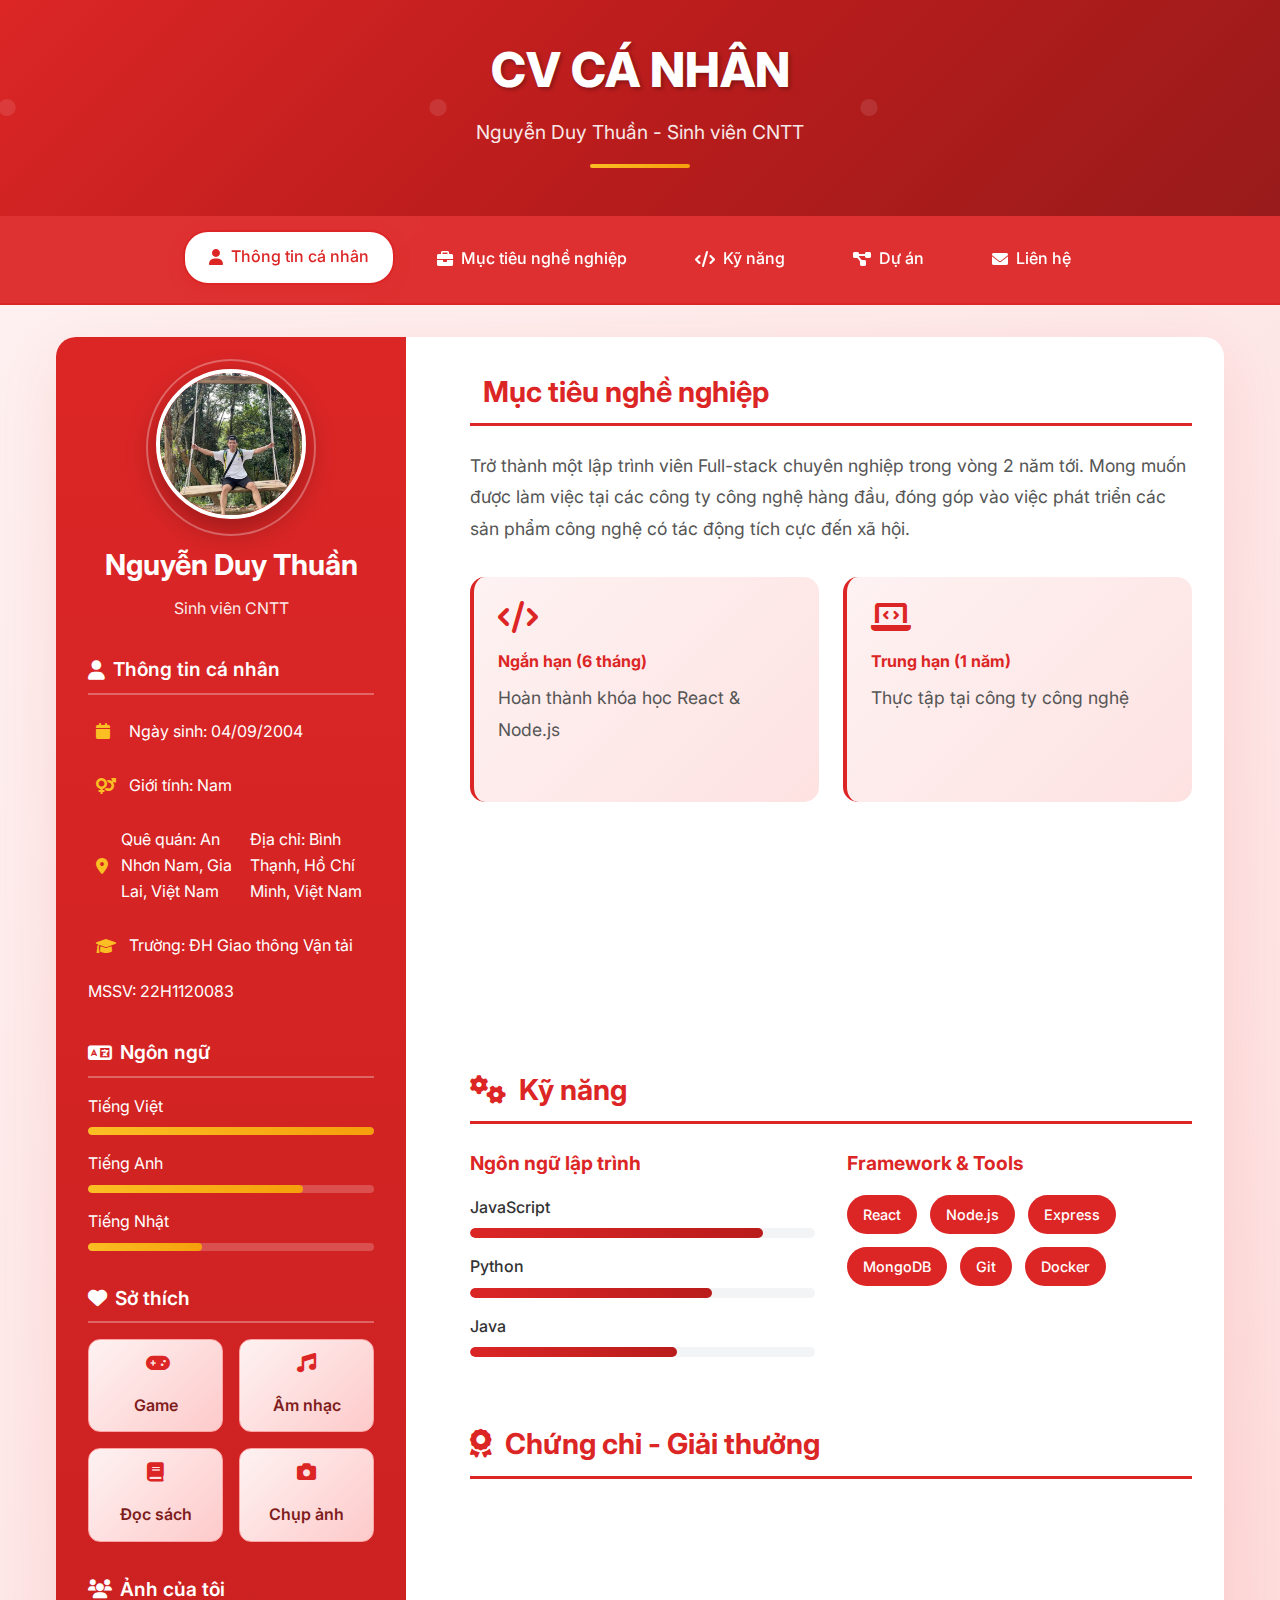
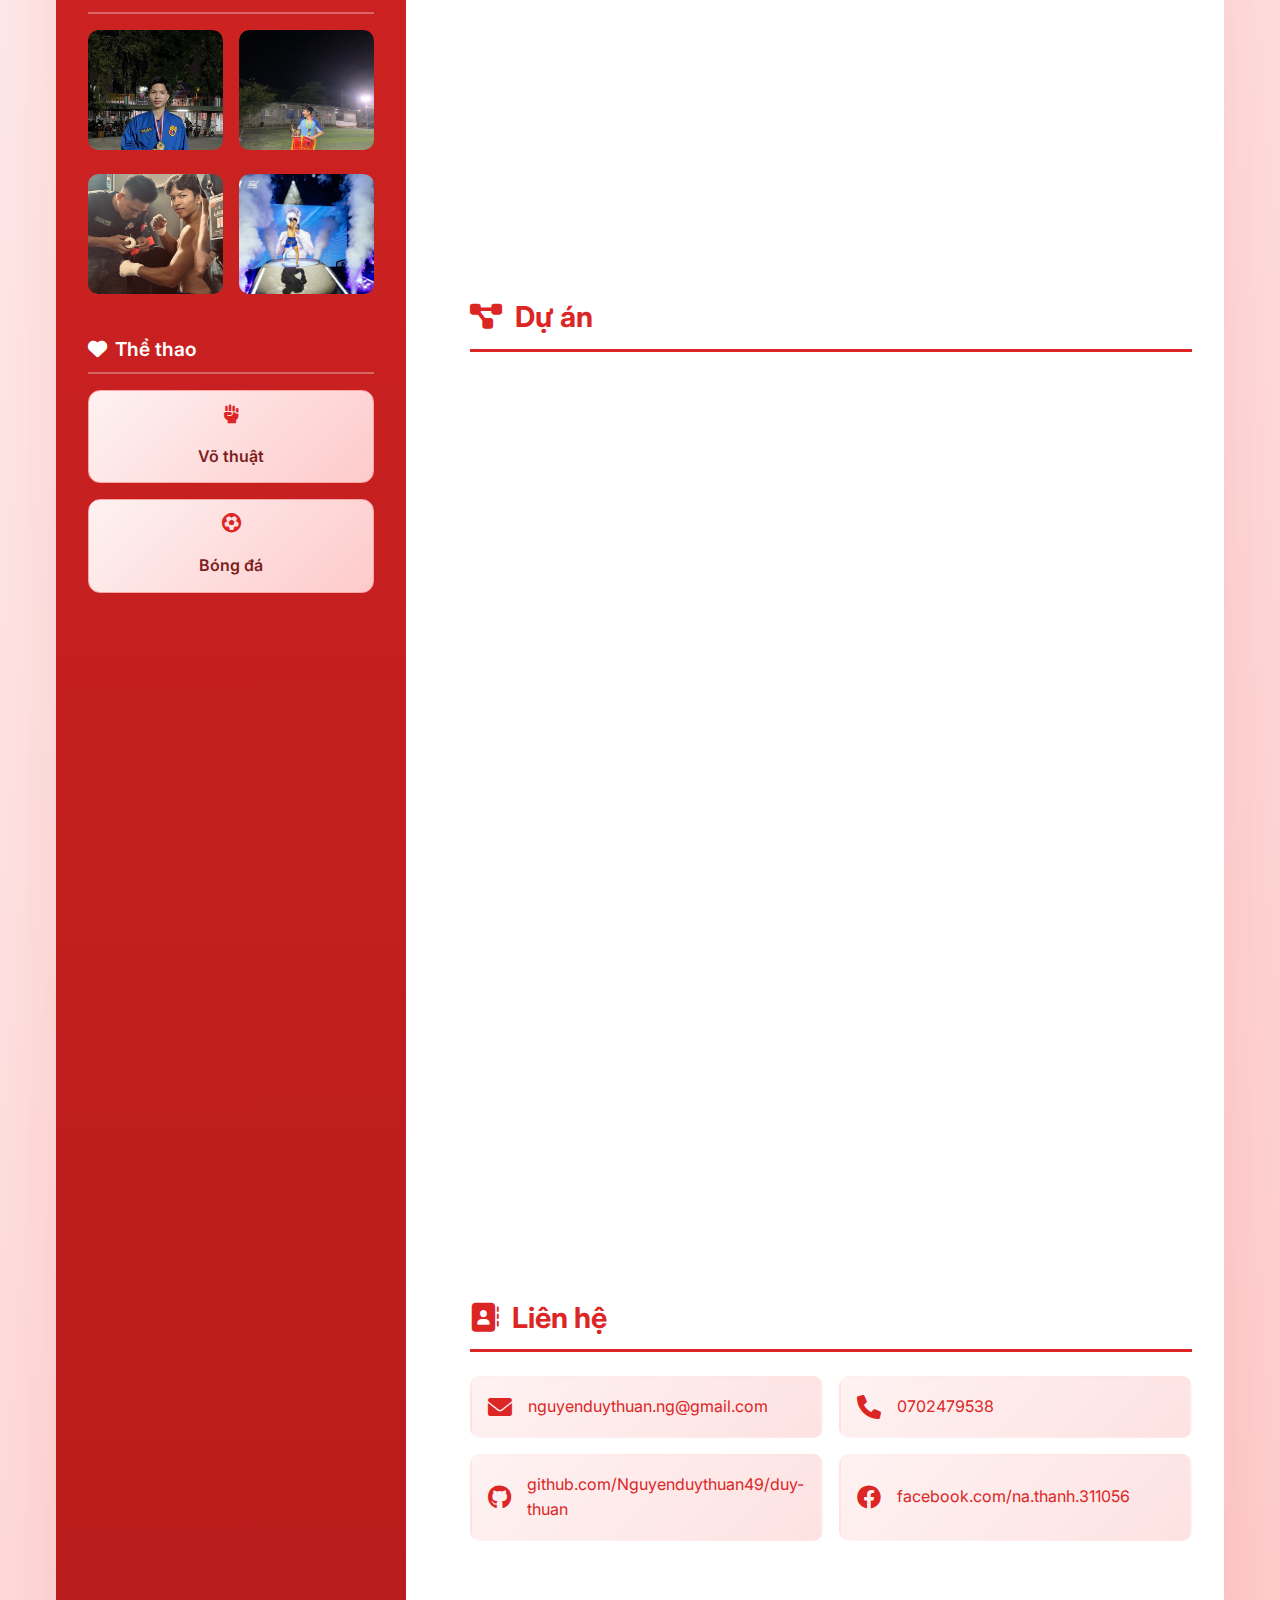
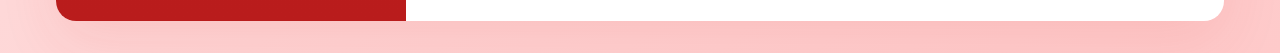
<file: index1.html>
<!DOCTYPE html>
<html lang="vi">
<head>
    <meta charset="UTF-8">
    <meta name="viewport" content="width=device-width, initial-scale=1.0">
    <title>CV - Nguyễn Duy Thuần</title>
    <link rel="stylesheet" href="style1.css">
    <link rel="stylesheet" href="https://cdnjs.cloudflare.com/ajax/libs/font-awesome/6.0.0/css/all.min.css">
</head>
<body>
    <!-- BANNER -->
    <header class="banner">
        <div class="banner-content">
            <h1 class="banner-title">CV CÁ NHÂN</h1>
            <p class="banner-subtitle">Nguyễn Duy Thuần - Sinh viên CNTT</p>
            <div class="banner-decoration"></div>
        </div>
    </header>

    <!-- NAVBAR -->
    <nav class="navbar">
        <div class="nav-container">
            <a href="#personal" class="nav-link active">
                <i class="fas fa-user"></i> Thông tin cá nhân
            </a>
            <a href="#career" class="nav-link">
                <i class="fas fa-briefcase"></i> Mục tiêu nghề nghiệp
            </a>
            <a href="#skills" class="nav-link">
                <i class="fas fa-code"></i> Kỹ năng
            </a>
            <a href="#projects" class="nav-link">
                <i class="fas fa-project-diagram"></i> Dự án
            </a>
            <a href="#contact" class="nav-link">
                <i class="fas fa-envelope"></i> Liên hệ
            </a>
        </div>
    </nav>

    <!-- MAIN CONTENT -->
    <main class="main-container">
        <!-- LAYOUT GRID/FLEX -->
        <div class="cv-layout">
            
            <!-- LEFT SIDEBAR -->
            <aside class="sidebar">
                <!-- ẢNH CÁ NHÂN -->
                <div class="profile-section">
                    <div class="profile-image">
                        <img src="img/avt.jpg" alt="Nguyễn Duy Thuần" class="profile-img">
                        <div class="profile-border"></div>
                    </div>
                    <h2 class="profile-name">Nguyễn Duy Thuần</h2>
                    <p class="profile-title">Sinh viên CNTT</p>
                </div>

                <!-- THÔNG TIN CÁ NHÂN -->
                <section id="personal" class="info-section">
                    <h3 class="section-title">
                        <i class="fas fa-user"></i>
                        Thông tin cá nhân
                    </h3>
                    <div class="info-item">
                        <i class="fas fa-calendar"></i>
                        <span>Ngày sinh: 04/09/2004</span>
                    </div>
                    <div class="info-item">
                        <i class="fas fa-venus-mars"></i>
                        <span>Giới tính: Nam</span>
                    </div>
                    <div class="info-item">
                        <i class="fas fa-map-marker-alt"></i>
                        <span>Quê quán: An Nhơn Nam, Gia Lai, Việt Nam</span>
                        <span>Địa chỉ: Bình Thạnh, Hồ Chí Minh, Việt Nam</span>
                    </div>
                    <div class="info-item">
                        <i class="fas fa-graduation-cap"></i>
                        <span>Trường: ĐH Giao thông Vận tải</span>
                    </div>
                    <div class="info-row">
                        <span class="info-label">MSSV:</span>
                        <span class="info-value">22H1120083</span>
                    </div>
                </section>

                <!-- NGÔN NGỮ -->
                <section class="info-section">
                    <h3 class="section-title">
                        <i class="fas fa-language"></i>
                        Ngôn ngữ
                    </h3>
                    <div class="language-item">
                        <span>Tiếng Việt</span>
                        <div class="progress-bar">
                            <div class="progress-fill" style="width: 100%"></div>
                        </div>
                    </div>
                    <div class="language-item">
                        <span>Tiếng Anh</span>
                        <div class="progress-bar">
                            <div class="progress-fill" style="width: 75%"></div>
                        </div>
                    </div>
                    <div class="language-item">
                        <span>Tiếng Nhật</span>
                        <div class="progress-bar">
                            <div class="progress-fill" style="width: 40%"></div>
                        </div>
                    </div>
                </section>

                <!-- SỞ THÍCH -->
                <section class="info-section">
                    <h3 class="section-title">
                        <i class="fas fa-heart"></i>
                        Sở thích
                    </h3>
                    <div class="hobbies-grid">
                        <div class="hobby-item">
                            <i class="fas fa-gamepad"></i>
                            <span>Game</span>
                        </div>
                        <div class="hobby-item">
                            <i class="fas fa-music"></i>
                            <span>Âm nhạc</span>
                        </div>
                        <div class="hobby-item">
                            <i class="fas fa-book"></i>
                            <span>Đọc sách</span>
                        </div>
                        <div class="hobby-item">
                            <i class="fas fa-camera"></i>
                            <span>Chụp ảnh</span>
                        </div>
                    </div>
                </section>

                <!-- ẢNH THÀNH VIÊN -->
                <section class="info-section">
                    <h3 class="section-title">
                        <i class="fas fa-users"></i>
                        Ảnh của tôi 
                    </h3>
                    <div class="members-gallery">
                        <div class="member-item">
                            <img src="img/member1-1.jpg" alt="ảnh 1" class="member-img">
                        </div>
                        <div class="member-item">
                            <img src="img/member1-2.jpg" alt="ảnh 2" class="member-img">
                        </div>
                        <div class="member-item">
                            <img src="img/member1-3.jpg" alt="ảnh 3" class="member-img">
                        </div>
                        <div class="member-item">
                            <img src="img/member1-4.jpg" alt="ảnh 4" class="member-img">
                        </div>
                    </div>
                </section>

                <!-- SỞ THÍCH -->
                <section class="info-section">
                    <h3 class="section-title">
                        <i class="fas fa-heart"></i>
                        Thể thao
                    </h3>
                    <div class="hobbies-list">
                        <div class="hobby-item">
                            <i class="fas fa-fist-raised"></i>
                            <span>Võ thuật</span>
                        </div>
                        <div class="hobby-item">
                            <i class="fas fa-futbol"></i>
                            <span>Bóng đá</span>
                        </div>
                    </div>
                </section>
            </aside>

            <!-- RIGHT CONTENT -->
            <div class="content">
                
                <!-- MỤC TIÊU NGHỀ NGHIỆP -->
                <section id="career" class="content-section">
                    <h3 class="content-title">
                        <i class="fas fa-target"></i>
                        Mục tiêu nghề nghiệp
                    </h3>
                    <div class="career-content">
                        <p>Trở thành một lập trình viên Full-stack chuyên nghiệp trong vòng 2 năm tới. Mong muốn được làm việc tại các công ty công nghệ hàng đầu, đóng góp vào việc phát triển các sản phẩm công nghệ có tác động tích cực đến xã hội.</p>
                        <div class="goals-grid">
                            <div class="goal-item">
                                <i class="fas fa-code"></i>
                                <h4>Ngắn hạn (6 tháng)</h4>
                                <p>Hoàn thành khóa học React & Node.js</p>
                            </div>
                            <div class="goal-item">
                                <i class="fas fa-laptop-code"></i>
                                <h4>Trung hạn (1 năm)</h4>
                                <p>Thực tập tại công ty công nghệ</p>
                            </div>
                            <div class="goal-item">
                                <i class="fas fa-rocket"></i>
                                <h4>Dài hạn (2 năm)</h4>
                                <p>Trở thành Full-stack Developer</p>
                            </div>
                        </div>
                    </div>
                </section>

                <!-- KỸ NĂNG -->
                <section id="skills" class="content-section">
                    <h3 class="content-title">
                        <i class="fas fa-cogs"></i>
                        Kỹ năng
                    </h3>
                    <div class="skills-grid">
                        <div class="skill-category">
                            <h4>Ngôn ngữ lập trình</h4>
                            <div class="skill-item">
                                <span>JavaScript</span>
                                <div class="skill-bar">
                                    <div class="skill-progress" style="width: 85%"></div>
                                </div>
                            </div>
                            <div class="skill-item">
                                <span>Python</span>
                                <div class="skill-bar">
                                    <div class="skill-progress" style="width: 70%"></div>
                                </div>
                            </div>
                            <div class="skill-item">
                                <span>Java</span>
                                <div class="skill-bar">
                                    <div class="skill-progress" style="width: 60%"></div>
                                </div>
                            </div>
                        </div>
                        <div class="skill-category">
                            <h4>Framework & Tools</h4>
                            <div class="skill-tags">
                                <span class="skill-tag">React</span>
                                <span class="skill-tag">Node.js</span>
                                <span class="skill-tag">Express</span>
                                <span class="skill-tag">MongoDB</span>
                                <span class="skill-tag">Git</span>
                                <span class="skill-tag">Docker</span>
                            </div>
                        </div>
                    </div>
                </section>

                <!-- CHỨNG CHỈ - GIẢI THƯỞNG -->
                <section class="content-section">
                    <h3 class="content-title">
                        <i class="fas fa-award"></i>
                        Chứng chỉ - Giải thưởng
                    </h3>
                    <div class="achievements">
                        <div class="achievement-item">
                            <i class="fas fa-medal"></i>
                            <div>
                                <h4>Sinh viên 5 tốt 2023</h4>
                                <p>Đại học Giao thông Vận tải</p>
                            </div>
                        </div>
                        <div class="achievement-item">
                            <i class="fas fa-certificate"></i>
                            <div>
                                <h4>JavaScript Fundamentals</h4>
                                <p>FreeCodeCamp Certificate</p>
                            </div>
                        </div>
                        <div class="achievement-item">
                            <i class="fas fa-trophy"></i>
                            <div>
                                <h4>Giải ba cuộc thi lập trình</h4>
                                <p>Programming Contest 2023</p>
                            </div>
                        </div>
                    </div>
                </section>

                <!-- DỰ ÁN -->
                <section id="projects" class="content-section">
                    <h3 class="content-title">
                        <i class="fas fa-project-diagram"></i>
                        Dự án
                    </h3>
                    <div class="projects-grid">
                        <div class="project-card">
                            <div class="project-image">
                                <img src="img/duan1.png" alt="Dự án 1">
                            </div>
                            <div class="project-content">
                                <h4>Website Thương mại điện tử</h4>
                                <p>Xây dựng website bán hàng online với React, Node.js và MongoDB</p>
                                <div class="project-tech">
                                    <span>React</span>
                                    <span>Node.js</span>
                                    <span>MongoDB</span>
                                </div>
                                <a href="#" class="project-link">
                                    <i class="fab fa-github"></i> GitHub
                                </a>
                            </div>
                        </div>
                        
                        <div class="project-card">
                            <div class="project-image">
                                <img src="img/duan2.jpg" alt="Dự án 2">
                            </div>
                            <div class="project-content">
                                <h4>Ứng dụng quản lý công việc</h4>
                                <p>Todo App với các tính năng nâng cao như nhắc nhở, phân loại</p>
                                <div class="project-tech">
                                    <span>JavaScript</span>
                                    <span>CSS3</span>
                                    <span>LocalStorage</span>
                                </div>
                                <a href="#" class="project-link">
                                    <i class="fab fa-github"></i> GitHub
                                </a>
                            </div>
                        </div>
                    </div>
                </section>

                <!-- LIÊN HỆ -->
                <section id="contact" class="content-section">
                    <h3 class="content-title">
                        <i class="fas fa-address-book"></i>
                        Liên hệ
                    </h3>
                    <div class="contact-grid">
                        <a href="mailto:nguyenduythuan.ng@gmail.com" class="contact-item">
                            <i class="fas fa-envelope"></i>
                            <span>nguyenduythuan.ng@gmail.com</span>
                        </a>
                        <a href="tel:0702479538" class="contact-item">
                            <i class="fas fa-phone"></i>
                            <span>0702479538</span>
                        </a>
                        <a href="https://github.com/Nguyenduythuan49/duy-thuan" class="contact-item" target="_blank" rel="noopener noreferrer">
                            <i class="fab fa-github"></i>
                            <span>github.com/Nguyenduythuan49/duy-thuan</span>
                        </a>
                        <a href="https://www.facebook.com/na.thanh.311056/" class="contact-item" target="_blank" rel="noopener noreferrer">
                            <i class="fab fa-facebook"></i>
                            <span>facebook.com/na.thanh.311056</span>
                        </a>
                    </div>
                </section>
            </div>
        </div>
    </main>

    <script src="script1.js"></script>
</body>
</html>
</file>
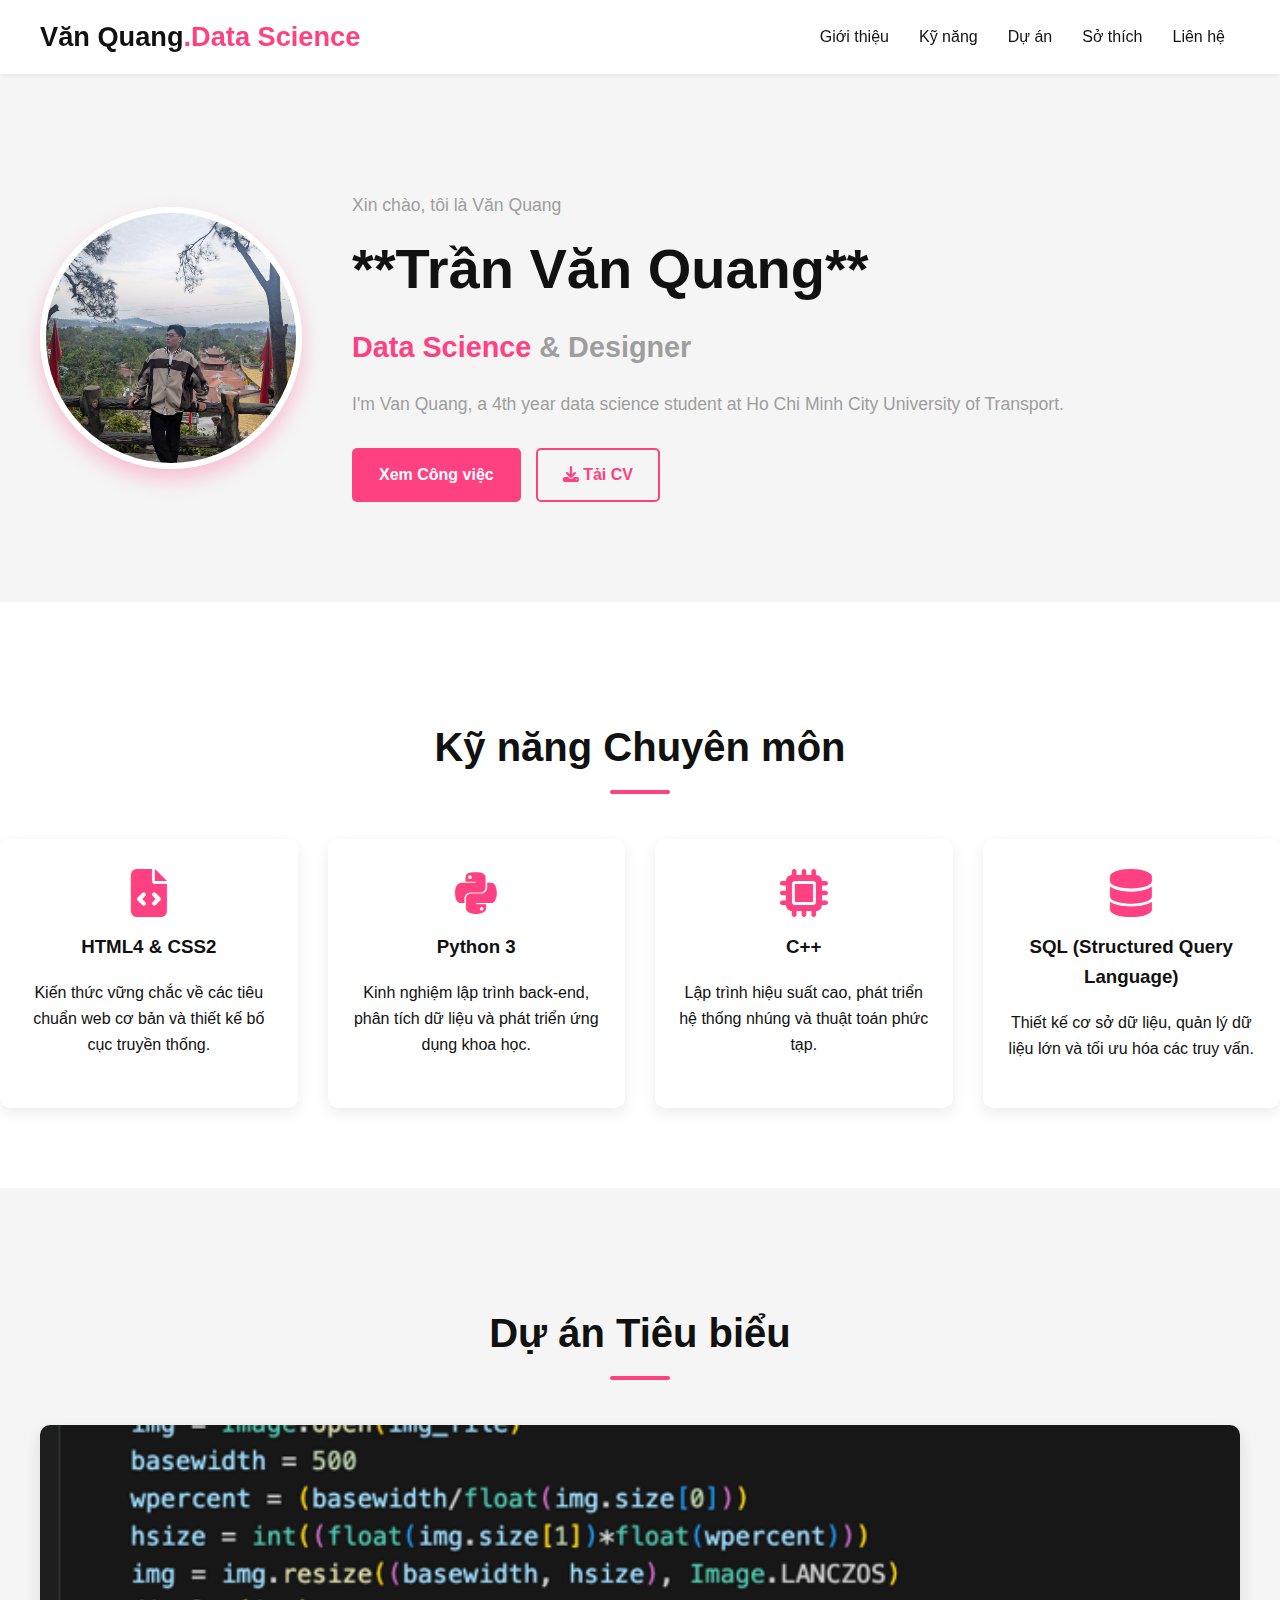
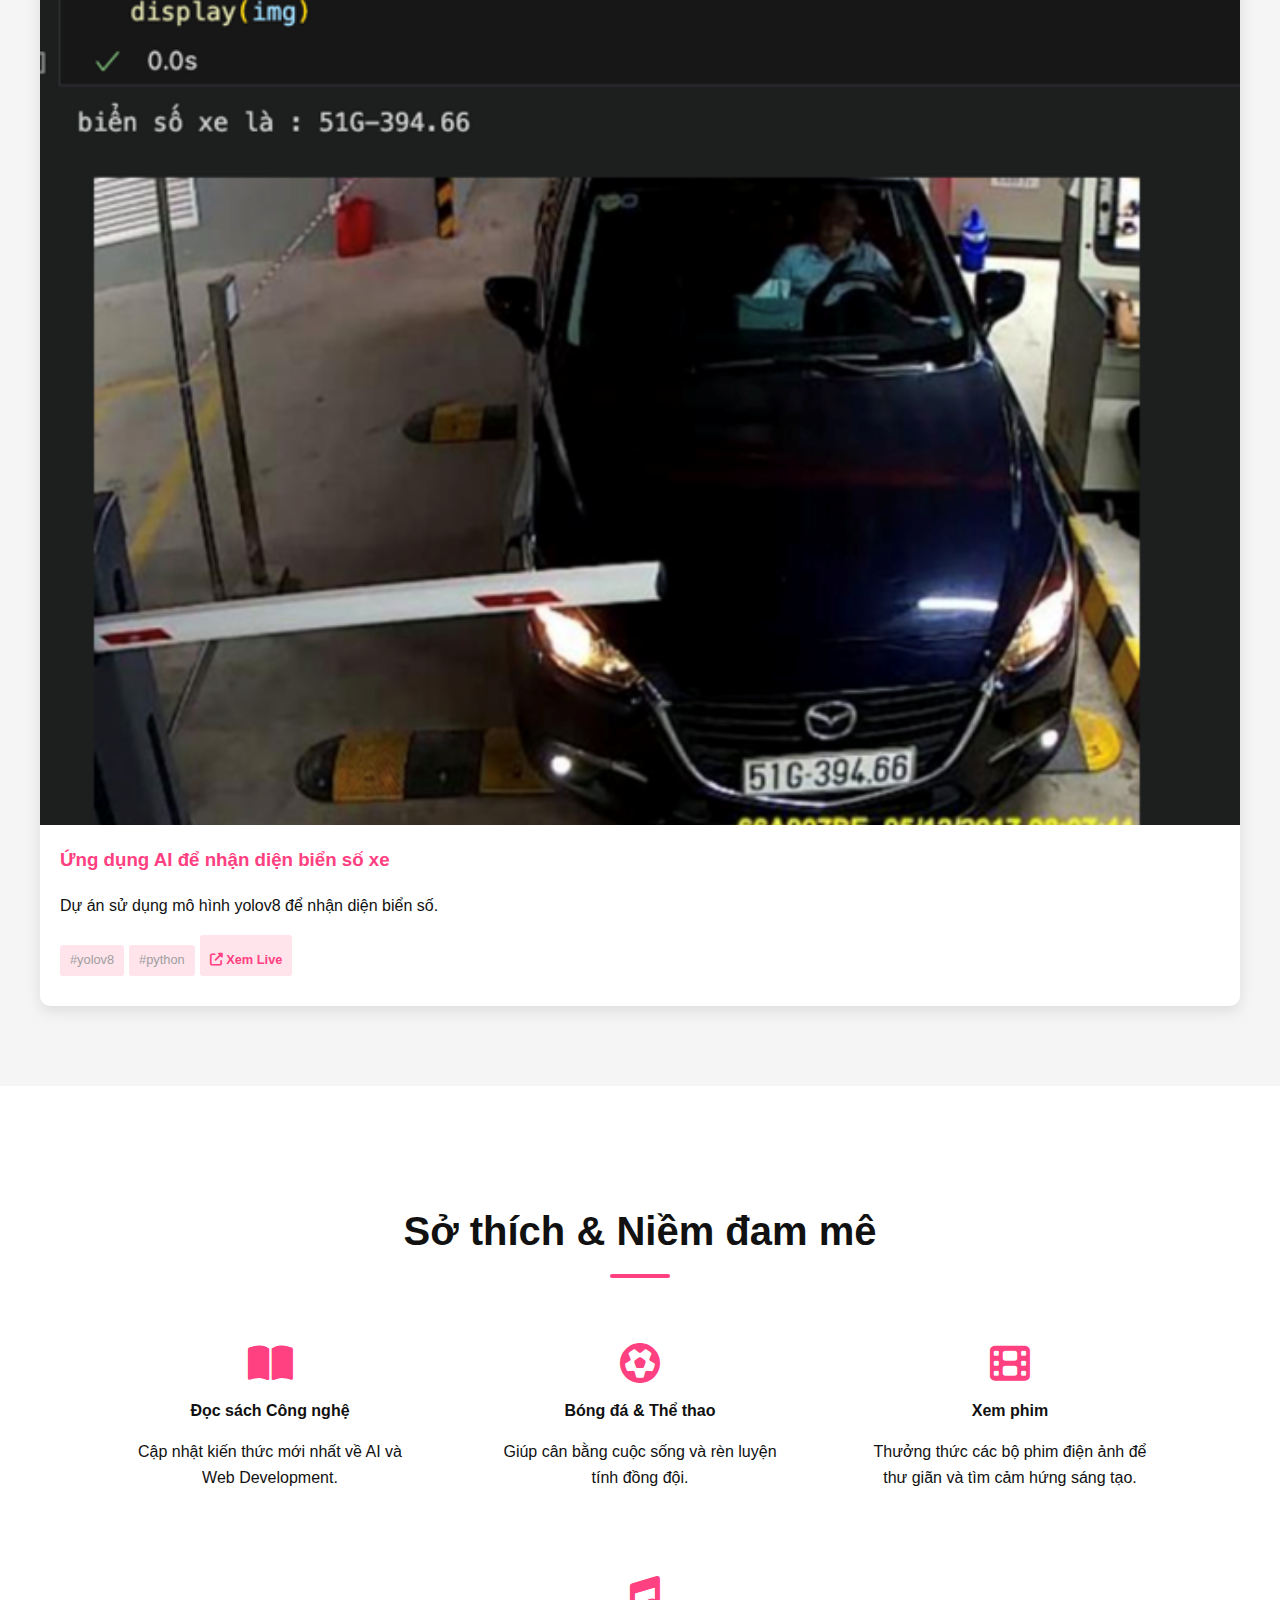
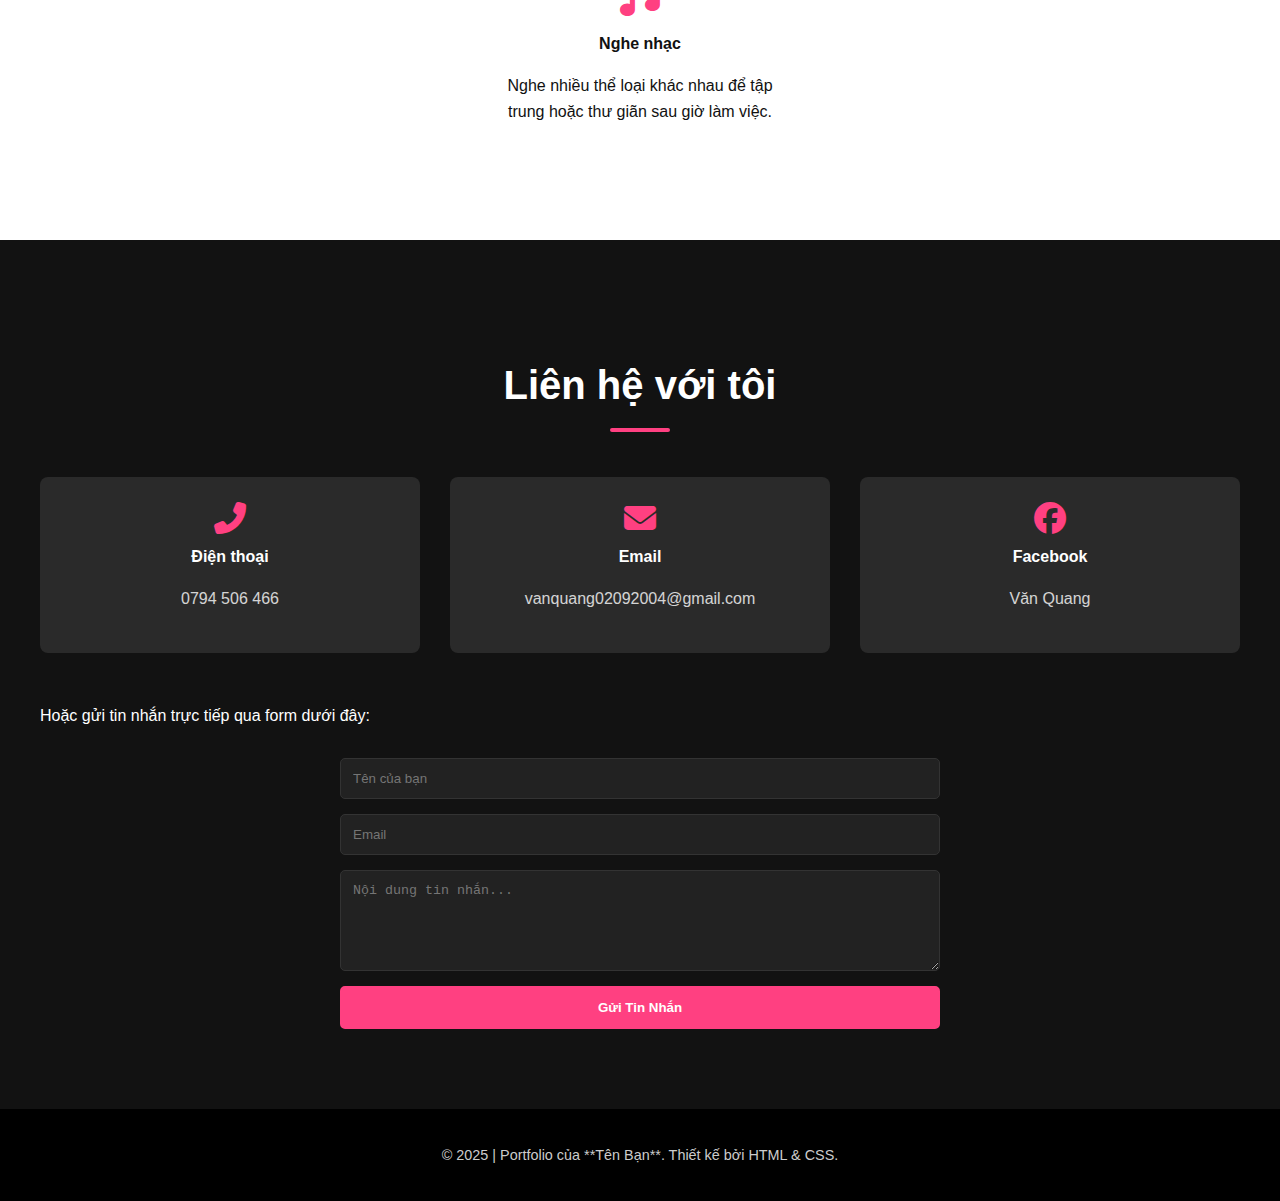
<file: index2.html>
<!DOCTYPE html>
<html lang="vi">
<head>
    <meta charset="UTF-8">
    <meta name="viewport" content="width=device-width, initial-scale=1.0">
    <title>Portfolio</title>
    <link rel="stylesheet" href="style2.css"> <link rel="stylesheet" href="https://cdnjs.cloudflare.com/ajax/libs/font-awesome/6.5.2/css/all.min.css">
</head>
<body>

    <header>
        <nav class="container">
            <div class="logo">Văn Quang<span>.Data Science</span></div>
            <ul>
                <li><a href="#about">Giới thiệu</a></li>
                <li><a href="#skills">Kỹ năng</a></li>
                <li><a href="#projects">Dự án</a></li>
                <li><a href="#hobbies">Sở thích</a></li> <li><a href="#contact">Liên hệ</a></li>
            </ul>
        </nav>
    </header>

    <section id="about" class="hero-section">
        <div class="container hero-content">
            <img src="img/quang.jpg" alt="Ảnh đại diện" class="avatar">
            <div class="text-content">
                <p class="greeting">Xin chào, tôi là Văn Quang</p>
                <h1>**Trần Văn Quang**</h1>
                <h2><span class="highlight">Data Science</span> & Designer</h2>
                <p>I'm Van Quang, a 4th year data science student at Ho Chi Minh City University of Transport. </p>
                <div class="cta-buttons">
                    <a href="#projects" class="btn btn-primary">Xem Công việc</a>
                    <a href="duong_dan_den_cv_cua_ban.pdf" target="_blank" class="btn btn-secondary"><i class="fas fa-download"></i> Tải CV</a>
                </div>
            </div>
        </div>
    </section>

    <section id="skills" class="section-padding">
        
            <h2 class="section-title">Kỹ năng Chuyên môn</h2>
<div class="skills-grid">
    <div class="skill-item">
        <i class="fas fa-file-code"></i>
        <h3>HTML4 & CSS2</h3>
        <p>Kiến thức vững chắc về các tiêu chuẩn web cơ bản và thiết kế bố cục truyền thống.</p>
    </div>

    <div class="skill-item">
        <i class="fab fa-python"></i>
        <h3>Python 3</h3>
        <p>Kinh nghiệm lập trình back-end, phân tích dữ liệu và phát triển ứng dụng khoa học.</p>
    </div>

    <div class="skill-item">
        <i class="fas fa-microchip"></i>
        <h3>C++</h3>
        <p>Lập trình hiệu suất cao, phát triển hệ thống nhúng và thuật toán phức tạp.</p>
    </div>

    <div class="skill-item">
        <i class="fas fa-database"></i>
        <h3>SQL (Structured Query Language)</h3>
        <p>Thiết kế cơ sở dữ liệu, quản lý dữ liệu lớn và tối ưu hóa các truy vấn.</p>
    </div>
</div>
            
        
    </section>

    <section id="projects" class="section-padding bg-light">
        <div class="container">
            <h2 class="section-title">Dự án Tiêu biểu</h2>
            <div class="projects-container">
                <div class="project-card">
                    <img src="img/Picture1.png" alt="Dự án 1" class="project-img">
                    <div class="project-info">
                        <h3>Ứng dụng AI để nhận diện biển số xe </h3>
                        <p>Dự án sử dụng mô hình yolov8 để nhận diện biển số.</p>
                        <div class="project-tags"><span>#yolov8</span><span>#python</span><span>
                        <a href="#" class="project-link"><i class="fas fa-external-link-alt"></i> Xem Live</a>
                    </div>
                </div>
                
    </section>

    <section id="hobbies" class="section-padding">
        <div class="container">
            <h2 class="section-title">Sở thích & Niềm đam mê</h2>
            <div class="hobbies-grid">
                <div class="hobby-item">
                    <i class="fas fa-book-open"></i>
                    <h4>Đọc sách Công nghệ</h4>
                    <p>Cập nhật kiến thức mới nhất về AI và Web Development.</p>
                </div>
                <div class="hobby-item">
                    <i class="fas fa-futbol"></i>
                    <h4>Bóng đá & Thể thao</h4>
                    <p>Giúp cân bằng cuộc sống và rèn luyện tính đồng đội.</p>
                </div>
                <div class="hobby-item">
        <i class="fas fa-film"></i>
        <h4>Xem phim</h4>
        <p>Thưởng thức các bộ phim điện ảnh để thư giãn và tìm cảm hứng sáng tạo.</p>
    </div>
    
    <div class="hobby-item">
        <i class="fas fa-music"></i>
        <h4>Nghe nhạc</h4>
        <p>Nghe nhiều thể loại khác nhau để tập trung hoặc thư giãn sau giờ làm việc.</p>
    </div>
            </div>
        </div>
    </section>


    <section id="contact" class="section-padding bg-dark">
        <div class="container">
            <h2 class="section-title text-white">Liên hệ với tôi</h2>
            <div class="contact-info-grid">
                <div class="contact-detail">
                    <i class="fas fa-phone-alt"></i>
                    <h4>Điện thoại</h4>
                    <p><a href="tel:0901234567">0794 506 466</a></p>
                </div>
                <div class="contact-detail">
                    <i class="fas fa-envelope"></i>
                    <h4>Email</h4>
                    <p><a href="mailto:emailcuaban@gmail.com">vanquang02092004@gmail.com</a></p>
                </div>
                <div class="contact-detail">
                    <i class="fab fa-facebook"></i>
                    <h4>Facebook</h4>
                    <p><a href="https://www.facebook.com/share/17XndtZhq4/" target="_blank">Văn Quang</a></p>
                </div>
            </div>
            <p class="mt-4">Hoặc gửi tin nhắn trực tiếp qua form dưới đây:</p>
            <form class="contact-form">
                <input type="text" placeholder="Tên của bạn" required>
                <input type="email" placeholder="Email" required>
                <textarea placeholder="Nội dung tin nhắn..." rows="5" required></textarea>
                <button type="submit" class="btn btn-primary">Gửi Tin Nhắn</button>
            </form>
        </div>
    </section>

    <footer>
        <div class="container">
            <p>&copy; 2025 | Portfolio của **Tên Bạn**. Thiết kế bởi HTML & CSS.</p>
        </div>
    </footer>

</body>
</html>
</file>
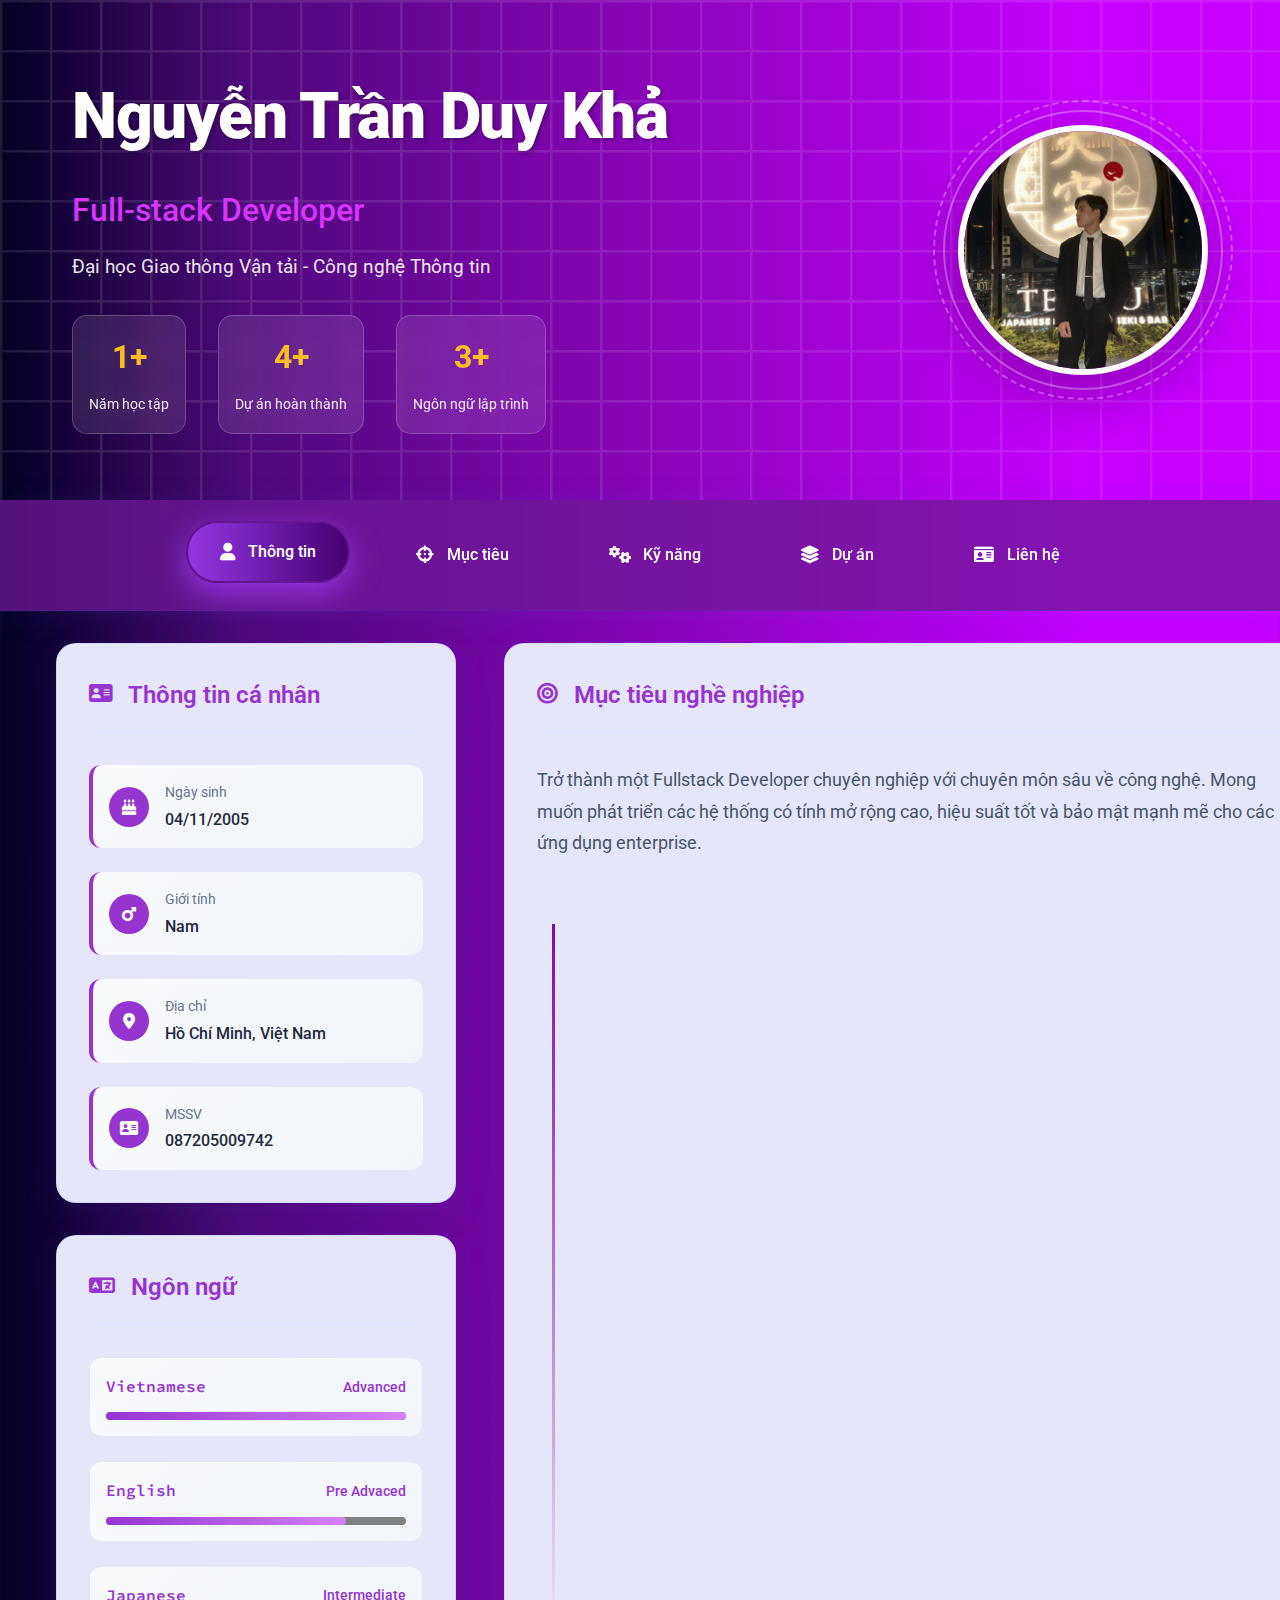
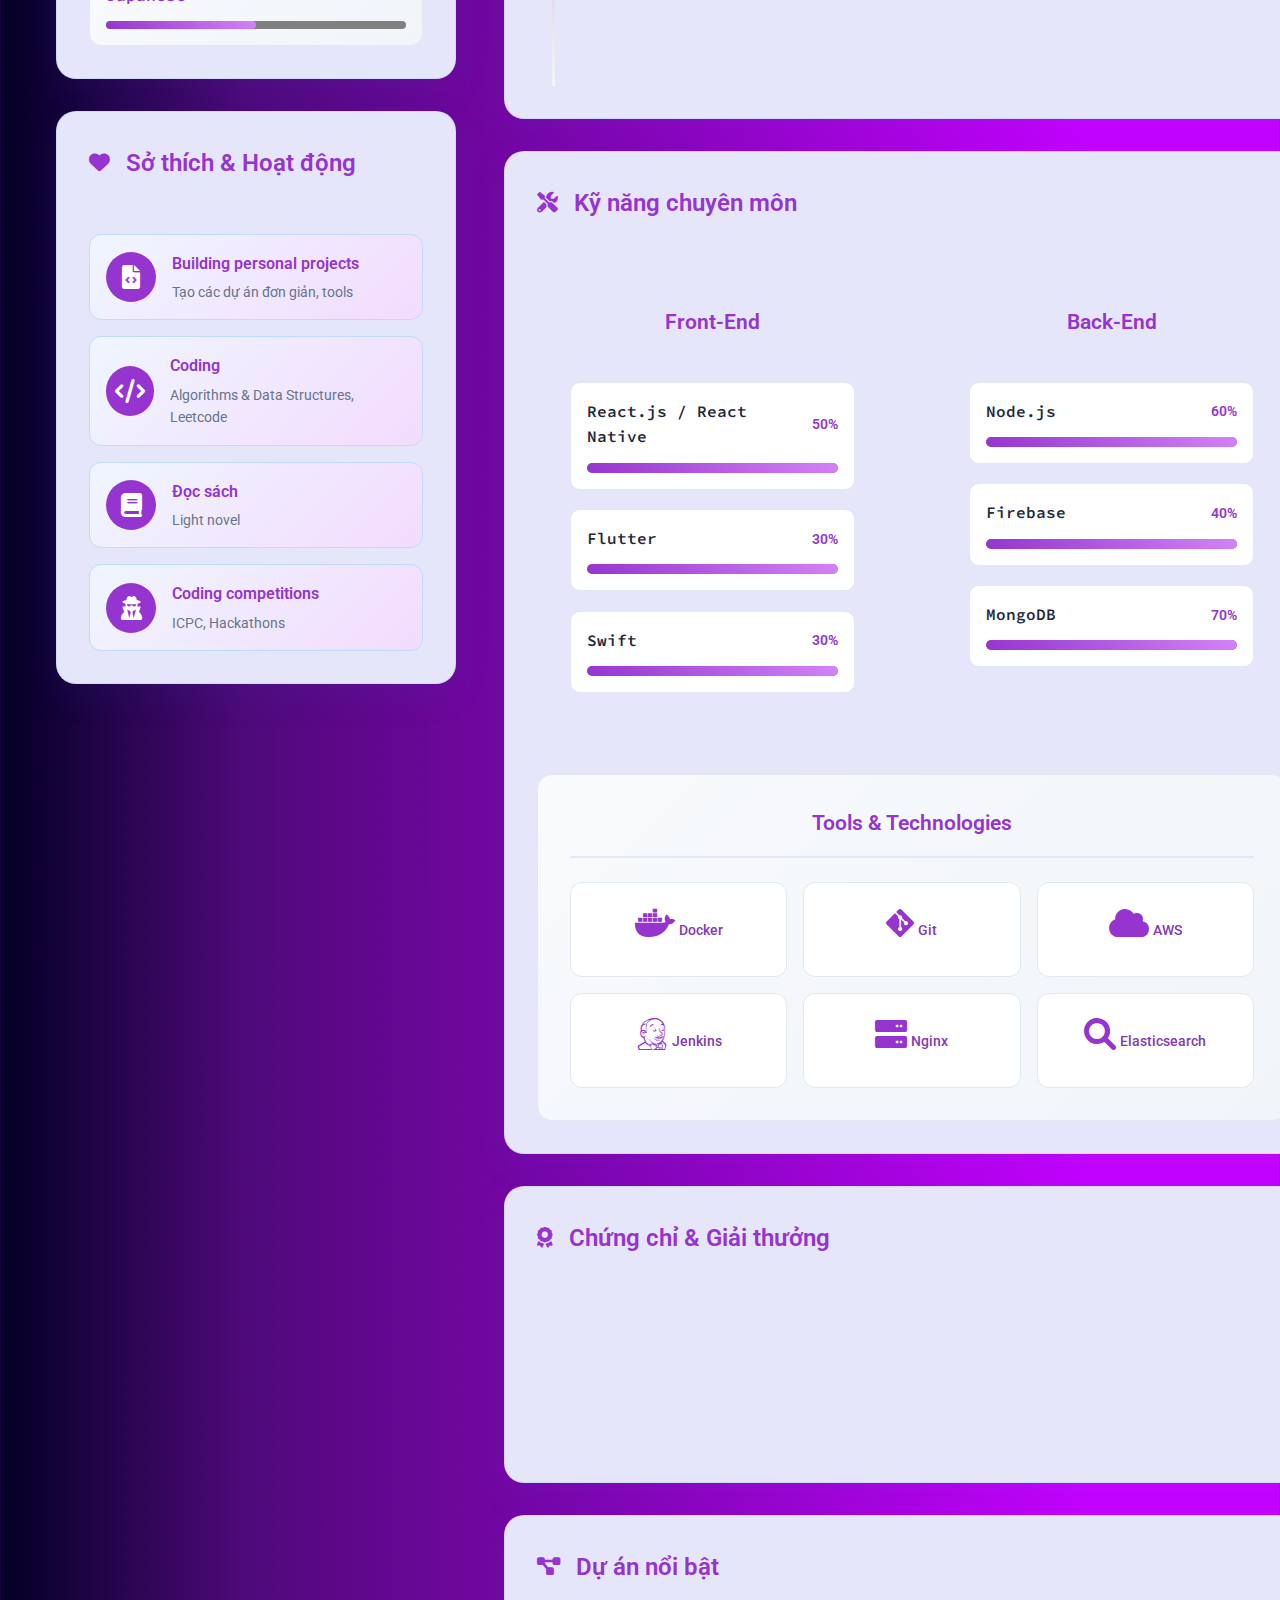
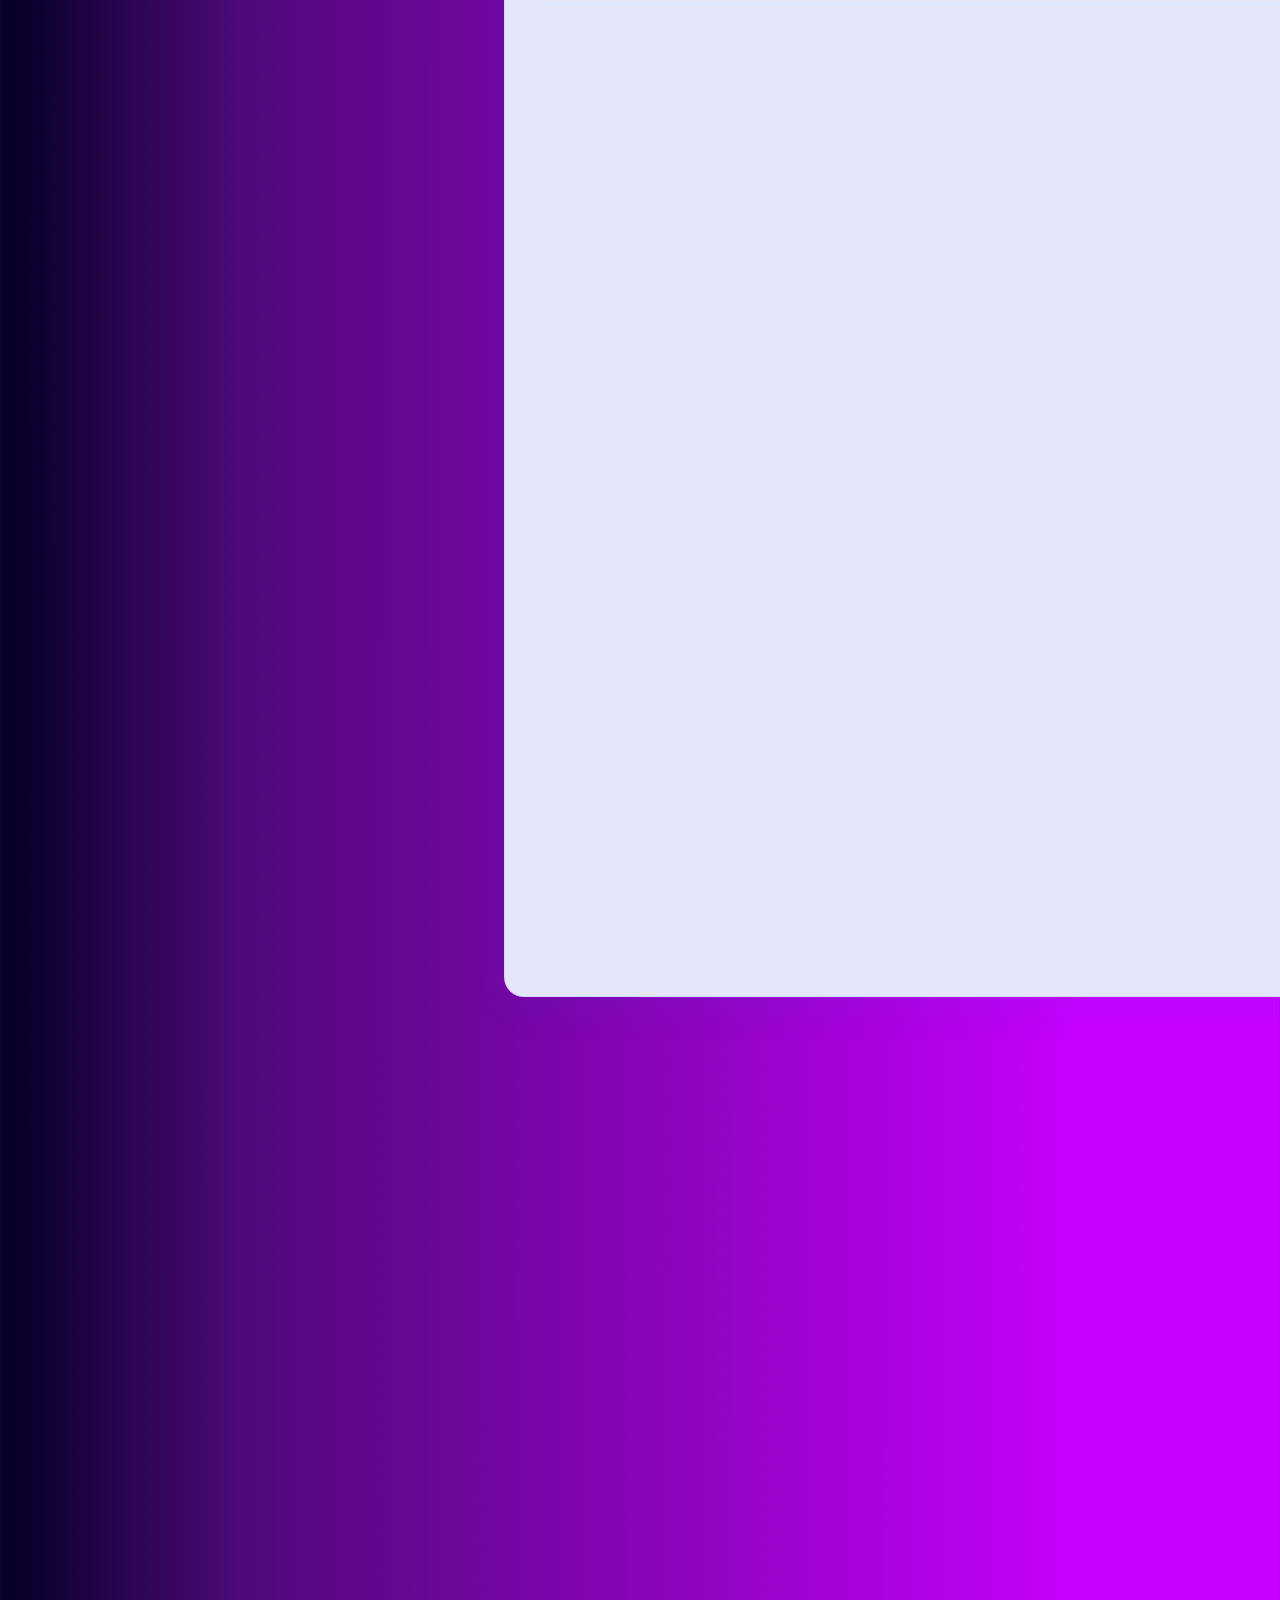
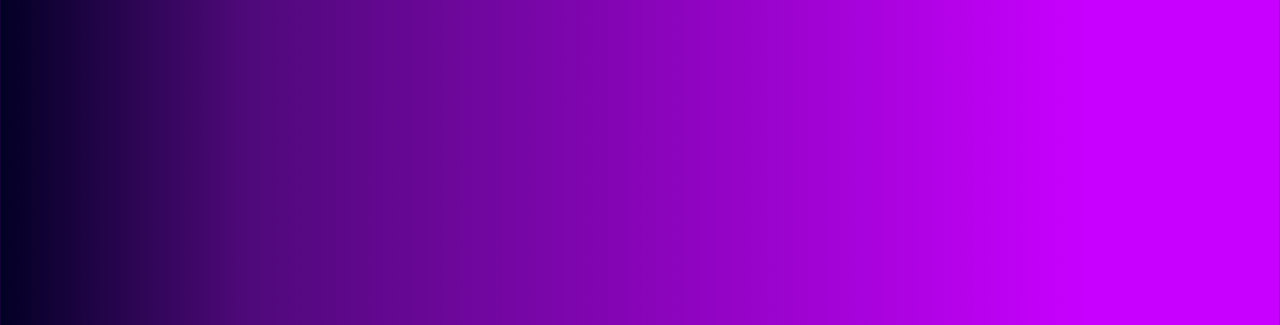
<file: index3.html>
<!DOCTYPE html>
<html lang="vi">
<head>
    <meta charset="UTF-8">
    <meta name="viewport" content="width=device-width, initial-scale=1.0">
    <title>CV - Nguyễn Trần Duy Khả</title>
    <link rel="stylesheet" href="style3.css">
    <link rel="stylesheet" href="https://cdnjs.cloudflare.com/ajax/libs/font-awesome/6.0.0/css/all.min.css">
</head>
<body>
    <!-- BANNER -->
    <header class="header-banner">
        <div class="banner-overlay"></div>
        <div class="banner-content">
            <div class="banner-left">
                <h1 class="main-title">Nguyễn Trần Duy Khả</h1>
                <h2 class="sub-title">Full-stack Developer</h2>
                <p class="university">Đại học Giao thông Vận tải - Công nghệ Thông tin</p>
                <div class="banner-stats">
                    <div class="stat-item">
                        <span class="stat-number">3+</span>
                        <span class="stat-label">Năm học tập</span>
                    </div>
                    <div class="stat-item">
                        <span class="stat-number">10+</span>
                        <span class="stat-label">Dự án hoàn thành</span>
                    </div>
                    <div class="stat-item">
                        <span class="stat-number">7+</span>
                        <span class="stat-label">Ngôn ngữ lập trình</span>
                    </div>
                </div>
            </div>
            <div class="banner-right">
                <!-- ẢNH CÁ NHÂN -->
                <div class="profile-container">
                    <div class="profile-wrapper">
                        <img src="img/kha.jpg" alt="Nguyễn Trần Duy Khả" class="profile-avatar">
                        <div class="profile-ring-1"></div>
                        <div class="profile-ring-2"></div>
                    </div>
                </div>
            </div>
        </div>
    </header>

    <!-- NAVBAR -->
    <nav class="professional-navbar">
        <div class="navbar-container">
            <div class="nav-menu">
                <a href="#about" class="nav-button active">
                    <i class="fas fa-user"></i>
                    <span>Thông tin</span>
                </a>
                <a href="#career" class="nav-button">
                    <i class="fas fa-crosshairs"></i>
                    <span>Mục tiêu</span>
                </a>
                <a href="#skills" class="nav-button">
                    <i class="fas fa-cogs"></i>
                    <span>Kỹ năng</span>
                </a>
                <a href="#projects" class="nav-button">
                    <i class="fas fa-layer-group"></i>
                    <span>Dự án</span>
                </a>
                <a href="#contact" class="nav-button">
                    <i class="fas fa-id-card"></i>
                    <span>Liên hệ</span>
                </a>
            </div>
        </div>
    </nav>

    <!-- MAIN CONTENT -->
    <main class="main-content">

        <!-- PROFESSIONAL LAYOUT -->
        <div class="professional-layout">

            <!-- LEFT COLUMN -->
            <aside class="left-column">

                <!-- THÔNG TIN CÁ NHÂN -->
                <section id="about" class="info-section">
                    <div class="section-header">
                        <h3 class="section-title">
                            <i class="fas fa-address-card"></i>
                            Thông tin cá nhân
                        </h3>
                    </div>
                    <div class="info-content">
                        <div class="info-item">
                            <div class="info-icon">
                                <i class="fas fa-birthday-cake"></i>
                            </div>
                            <div class="info-details">
                                <span class="info-label">Ngày sinh</span>
                                <span class="info-value">04/11/2005</span>
                            </div>
                        </div>
                        <div class="info-item">
                            <div class="info-icon">
                                <i class="fas fa-mars"></i>
                            </div>
                            <div class="info-details">
                                <span class="info-label">Giới tính</span>
                                <span class="info-value">Nam</span>
                            </div>
                        </div>
                        <div class="info-item">
                            <div class="info-icon">
                                <i class="fas fa-map-marker-alt"></i>
                            </div>
                            <div class="info-details">
                                <span class="info-label">Địa chỉ</span>
                                <span class="info-value">Hồ Chí Minh, Việt Nam</span>
                            </div>
                        </div>
                        <div class="info-item">
                            <div class="info-icon">
                                <i class="fas fa-address-card"></i>
                            </div>
                            <div class="info-details">
                                <span class="info-label">MSSV</span>
                                <span class="info-value">087205009742</span>
                            </div>
                        </div>
                    </div>
                </section>

                <!-- NGÔN NGỮ -->
                <section class="info-section">
                    <div class="section-header">
                        <h3 class="section-title">
                            <i class="fas fa-language"></i>
                            Ngôn ngữ
                        </h3>
                    </div>
                    <div class="languages-content">
                        <div class="language-item">
                            <div class="language-info">
                                <span class="language-name">Vietnamese</span>
                                <span class="language-level">Advanced</span>
                            </div>
                            <div class="language-progress">
                                <div class="progress-fill" data-percent="100"></div>
                            </div>
                        </div>
                        <div class="language-item">
                            <div class="language-info">
                                <span class="language-name">English</span>
                                <span class="language-level">Pre Advaced</span>
                            </div>
                            <div class="language-progress">
                                <div class="progress-fill" data-percent="80"></div>
                            </div>
                        </div>
                        <div class="language-item">
                            <div class="language-info">
                                <span class="language-name">Japanese</span>
                                <span class="language-level">Intermediate</span>
                            </div>
                            <div class="language-progress">
                                <div class="progress-fill" data-percent="50"></div>
                            </div>
                        </div>
                    </div>
                    <script>
                        document.addEventListener("DOMContentLoaded", function () {
                            const progressBars = document.querySelectorAll('.progress-fill');

                            progressBars.forEach(function (bar) {
                                const percent = bar.getAttribute('data-percent');

                                setTimeout(() => {
                                    bar.style.width = percent + '%';
                                }, 100);
                            });
                        });
                    </script>
                </section>

                <!-- SỞ THÍCH -->
                <section class="info-section">
                    <div class="section-header">
                        <h3 class="section-title">
                            <i class="fas fa-heart"></i>
                            Sở thích & Hoạt động
                        </h3>
                    </div>
                    <div class="hobbies-content">
                        <div class="hobby-card">
                            <div class="hobby-icon">
                                <i class="fas fa-file-code"></i>
                            </div>
                            <div class="hobby-text">
                                <h4>Building personal projects</h4>
                                <p>Tạo các dự án đơn giản, tools</p>
                            </div>
                        </div>
                        <div class="hobby-card">
                            <div class="hobby-icon">
                                <i class="fas fa-code"></i>
                            </div>
                            <div class="hobby-text">
                                <h4>Coding</h4>
                                <p>Algorithms & Data Structures, Leetcode</p>
                            </div>
                        </div>
                        <div class="hobby-card">
                            <div class="hobby-icon">
                                <i class="fas fa-book"></i>
                            </div>
                            <div class="hobby-text">
                                <h4>Đọc sách</h4>
                                <p>Light novel</p>
                            </div>
                        </div>
                        <div class="hobby-card">
                            <div class="hobby-icon">
                                <i class="fas fa-user-secret"></i>
                            </div>
                            <div class="hobby-text">
                                <h4>Coding competitions</h4>
                                <p>ICPC, Hackathons</p>
                            </div>
                        </div>
                    </div>
                </section>

            </aside>

            <!-- RIGHT COLUMN -->
            <main class="right-column">

                <!-- MỤC TIÊU NGHỀ NGHIỆP -->
                <section id="career" class="content-section">
                    <div class="section-header">
                        <h3 class="section-title">
                            <i class="fas fa-bullseye"></i>
                            Mục tiêu nghề nghiệp
                        </h3>
                    </div>
                    <div class="career-content">
                        <div class="career-summary">
                            <p>Trở thành một Fullstack Developer chuyên nghiệp với chuyên môn sâu về công nghệ. Mong muốn phát triển các hệ thống có tính mở rộng cao, hiệu suất tốt và bảo mật mạnh mẽ cho các ứng dụng enterprise.</p>
                        </div>

                        <div class="career-roadmap">
                            <div class="roadmap-item">
                                <div class="roadmap-year">2026</div>
                                <div class="roadmap-content">
                                    <h4>Intern Developer</h4>
                                    <ul>
                                        <li>Hoàn thành chương trình đại học</li>
                                        <li>Thực tập tại công ty công nghệ</li>
                                        <li>Xây dựng 3-5 dự án cá nhân</li>
                                    </ul>
                                </div>
                            </div>
                            <div class="roadmap-item">
                                <div class="roadmap-year">2027</div>
                                <div class="roadmap-content">
                                    <h4>Junior Developer</h4>
                                    <ul>
                                        <li>Làm việc full-time</li>
                                        <li>Nắm vững ngoại ngữ</li>
                                        <li>Tham gia dự án lớn</li>
                                    </ul>
                                </div>
                            </div>
                            <div class="roadmap-item">
                                <div class="roadmap-year">2029</div>
                                <div class="roadmap-content">
                                    <h4>Senior Backend Developer</h4>
                                    <ul>
                                        <li>Lead technical team</li>
                                        <li>Architecture design</li>
                                        <li>Mentor junior developers</li>
                                    </ul>
                                </div>
                            </div>
                        </div>
                    </div>
                </section>

                <!-- KỸ NĂNG -->
                <section id="skills" class="content-section">
                    <div class="section-header">
                        <h3 class="section-title">
                            <i class="fas fa-tools"></i>
                            Kỹ năng chuyên môn
                        </h3>
                    </div>
                    <div class="skills-content">
                        <div class="skills-grid">
                            <div class="skill-category">
                                <h4 class="category-title">Front-End</h4>
                                <div class="skill-list">
                                    <div class="skill-item">
                                        <div class="skill-header">
                                            <span class="skill-name">React.js / React Native</span>
                                            <span class="skill-percent">50%</span>
                                        </div>
                                        <div class="skill-bar">
                                            <div class="skill-progress" data-width="50"></div>
                                        </div>
                                    </div>
                                    <div class="skill-item">
                                        <div class="skill-header">
                                            <span class="skill-name">Flutter</span>
                                            <span class="skill-percent">30%</span>
                                        </div>
                                        <div class="skill-bar">
                                            <div class="skill-progress" data-width="30"></div>
                                        </div>
                                    </div>
                                    <div class="skill-item">
                                        <div class="skill-header">
                                            <span class="skill-name">Swift</span>
                                            <span class="skill-percent">30%</span>
                                        </div>
                                        <div class="skill-bar">
                                            <div class="skill-progress" data-width="35"></div>
                                        </div>
                                    </div>
                                </div>
                            </div>

                            <div class="skill-category">
                                <h4 class="category-title">Back-End</h4>
                                <div class="skill-list">
                                    <div class="skill-item">
                                        <div class="skill-header">
                                            <span class="skill-name">Node.js</span>
                                            <span class="skill-percent">60%</span>
                                        </div>
                                        <div class="skill-bar">
                                            <div class="skill-progress" data-width="60"></div>
                                        </div>
                                    </div>
                                    <div class="skill-item">
                                        <div class="skill-header">
                                            <span class="skill-name">Firebase</span>
                                            <span class="skill-percent">40%</span>
                                        </div>
                                        <div class="skill-bar">
                                            <div class="skill-progress" data-width="40"></div>
                                        </div>
                                    </div>
                                    <div class="skill-item">
                                        <div class="skill-header">
                                            <span class="skill-name">MongoDB</span>
                                            <span class="skill-percent">70%</span>
                                        </div>
                                        <div class="skill-bar">
                                            <div class="skill-progress" data-width="70"></div>
                                        </div>
                                    </div>
                                </div>
                            </div>
                        </div>

                        <div class="tools-section">
                            <h4 class="category-title">Tools & Technologies</h4>
                            <div class="tools-grid">
                                <div class="tool-card">
                                    <i class="fab fa-docker"></i>
                                    <span>Docker</span>
                                </div>
                                <div class="tool-card">
                                    <i class="fab fa-git-alt"></i>
                                    <span>Git</span>
                                </div>
                                <div class="tool-card">
                                    <i class="fas fa-cloud"></i>
                                    <span>AWS</span>
                                </div>
                                <div class="tool-card">
                                    <i class="fab fa-jenkins"></i>
                                    <span>Jenkins</span>
                                </div>
                                <div class="tool-card">
                                    <i class="fas fa-server"></i>
                                    <span>Nginx</span>
                                </div>
                                <div class="tool-card">
                                    <i class="fas fa-search"></i>
                                    <span>Elasticsearch</span>
                                </div>
                            </div>
                        </div>
                    </div>
                </section>

                <!-- CHỨNG CHỈ - GIẢI THƯỞNG -->
                <section class="content-section">
                    <div class="section-header">
                        <h3 class="section-title">
                            <i class="fas fa-award"></i>
                            Chứng chỉ & Giải thưởng
                        </h3>
                    </div>
                    <div class="achievements-content">
                        <div class="achievement-grid">
                            <div class="achievement-card">
                                <div class="achievement-icon">
                                    <i class="fas fa-award"></i>
                                </div>
                                <div class="achievement-info">
                                    <h4>JLPT N3</h4>
                                </div>
                            </div>
                            <div class="achievement-card">
                                <div class="achievement-icon">
                                    <i class="fas fa-user-graduate"></i>
                                </div>
                                <div class="achievement-info">
                                    <h4>IELTS C1</h4>
                                </div>
                            </div>
                        </div>
                    </div>

</section>

                <!-- DỰ ÁN -->
                <section id="projects" class="content-section">
                    <div class="section-header">
                        <h3 class="section-title">
                            <i class="fas fa-project-diagram"></i>
                            Dự án nổi bật
                        </h3>
                    </div>
                    <div class="projects-content">
                        <div class="project-card">
                            <div class="project-header">
                                <div class="project-image">
                                    <!--<img src="" alt="E-Learning Platform">-->
                                    <div class="project-overlay">
                                        <div class="project-links">
                                            <a href="#" class="project-link">
                                                <i class="fas fa-external-link-alt"></i>
                                            </a>
                                            <a href="#" class="project-github">
                                                <i class="fab fa-github"></i>
                                            </a>
                                        </div>
                                    </div>
                                </div>
                                <div class="project-badge">Featured</div>
                            </div>
                            <div class="project-content">
                                <h4 class="project-title">Booking Platform</h4>
                                <p class="project-description">Hệ thống cho phép người dùng đặt lịch hẹn với các dịch vụ (spa, bác sĩ), tích hợp cổng thanh toán, và gửi thông báo (push notification) nhắc lịch.</p>
                                <div class="project-tech">
                                    <span class="tech-tag">React Native</span>
                                    <span class="tech-tag">Firebase</span>
                                    <span class="tech-tag">Node.js</span>
                                    <span class="tech-tag">Stripe API</span>
                                </div>
                                <div class="project-stats">
                                    <div class="stat">
                                        <i class="fas fa-users"></i>
                                        <span>1000+ Users</span>
                                    </div>
                                    <div class="stat">
                                        <i class="fas fa-database"></i>
                                        <span>50GB Data</span>
                                    </div>
                                </div>
                            </div>
                        </div>

                        <div class="project-card">
                            <div class="project-header">
                                <div class="project-image">
                                    <!--<img src="" alt="Task Management API">-->
                                    <div class="project-overlay">
                                        <div class="project-links">
                                            <a href="#" class="project-link">
                                                <i class="fas fa-external-link-alt"></i>
                                            </a>
                                            <a href="#" class="project-github">
                                                <i class="fab fa-github"></i>
                                            </a>
                                        </div>
                                    </div>
                                </div>
                            </div>
                            <div class="project-content">
                                <h4 class="project-title">Food Delivery App</h4>
                                <p class="project-description">Nền tảng kết nối nhà hàng, tài xế và người dùng, hỗ trợ theo dõi đơn hàng thời gian thực (real-time tracking) trên bản đồ và hệ thống đánh giá.</p>
                                <div class="project-tech">
                                    <span class="tech-tag">Flutter</span>
                                    <span class="tech-tag">Google Maps API</span>
                                    <span class="tech-tag">Socket.IO</span>
                                    <span class="tech-tag">MongoDB</span>
                                </div>
                                <div class="project-stats">
                                    <div class="stat">
                                        <i class="fas fa-clock"></i>
                                        <span>Response < 200ms</span>
                                    </div>
                                    <div class="stat">
                                        <i class="fas fa-shield-alt"></i>
                                        <span>OAuth 2.0</span>
                                    </div>
                                </div>
                            </div>
                        </div>

                        <div class="project-card">
                            <div class="project-header">
                                <div class="project-image">
                                    <!--<img src="" alt="Real-time Chat">-->
                                    <div class="project-overlay">
                                        <div class="project-links">
                                            <a href="#" class="project-link">
                                                <i class="fas fa-external-link-alt"></i>
                                            </a>
                                            <a href="#" class="project-github">
                                                <i class="fab fa-github"></i>
                                            </a>
                                        </div>
                                    </div>
                                </div>
                            </div>
                            <div class="project-content">
                                <h4 class="project-title">Real-time Chat Application</h4>
                                <p class="project-description">Ứng dụng chat thời gian thực với WebSocket, emoji support, file sharing và end-to-end encryption.</p>
                                <div class="project-tech">
                                    <span class="tech-tag">Spring WebSocket</span>
                                    <span class="tech-tag">RabbitMQ</span>
                                    <span class="tech-tag">React</span>
                                    <span class="tech-tag">AWS S3</span>
                                </div>
                                <div class="project-stats">
                                    <div class="stat">
                                        <i class="fas fa-comments"></i>
                                        <span>Real-time</span>
                                    </div>
                                    <div class="stat">
                                        <i class="fas fa-lock"></i>
                                        <span>Encrypted</span>
                                    </div>
                                </div>
                            </div>
                        </div>
                    </div>
                </section>

                <!-- LIÊN HỆ -->
                <section id="contact" class="content-section">
                    <div class="section-header">
                        <h3 class="section-title">
                            <i class="fas fa-address-book"></i>
                            Thông tin liên hệ
                        </h3>
                    </div>
                    <div class="contact-content">
                        <div class="contact-grid">
                            <div class="contact-card">
                                <div class="contact-icon">
                                    <i class="fas fa-envelope"></i>
                                </div>
                                <div class="contact-info">
                                    <h4>Email</h4>
                                    <a href="mailto:nguyentranduykha@gmail.com">nguyentranduykha@gmail.com</a>
                                </div>
                            </div>

                            <div class="contact-card">
                                <div class="contact-icon">
                                    <i class="fas fa-phone"></i>
                                </div>
                                <div class="contact-info">
                                    <h4>Điện thoại</h4>
                                    <a href="tel:0369852147">0352788704</a>
                                </div>
                            </div>

                            <div class="contact-card">
                                <div class="contact-icon">
                                    <i class="fab fa-github"></i>
                                </div>
                                <div class="contact-info">
                                    <h4>GitHub</h4>
                                    <a href="https://github.com/YukiSahra" target="_blank">github.com/YukiSahra</a>
                                </div>
                            </div>


                            <div class="contact-card">
                                <div class="contact-icon">
                                    <i class="fab fa-facebook"></i>
                                </div>
                                <div class="contact-info">
                                    <h4>Facebook</h4>
                                    <a href="https://www.facebook.com/Sillvyyy?rdid=UqcBzp5EsG7SPAXl#" target="_blank">facebook.com/Sillvyyy</a>
                                </div>
                            </div>

                            <div class="contact-card">
                                <div class="contact-icon">
                                    <i class="fab fa-instagram"></i>
                                </div>
                                <div class="contact-info">
                                    <h4>Instagram</h4>
                                    <a href="https://www.instagram.com/sillvy.yy" target="_blank">instagram.com/Sillvy.yy</a>
                                </div>
                            </div>
                        </div>

                        <div class="contact-cta">
                            <h4>Sẵn sàng cho cơ hội mới!</h4>
                            <p>Tôi luôn mở lòng với các cơ hội thực tập và làm việc trong lĩnh vực Fullstack Development. Hãy liên hệ để trao đổi!</p>
                            <a href="mailto:nguyentranduykha2005@gmail.com" class="cta-button">
                                <i class="fas fa-paper-plane"></i>
                                Gửi email ngay
                            </a>
                        </div>
                    </div>
                </section>

            </main>
        </div>
    </main>

    <script src="script3.js"></script>
</body>
</html>
</file>
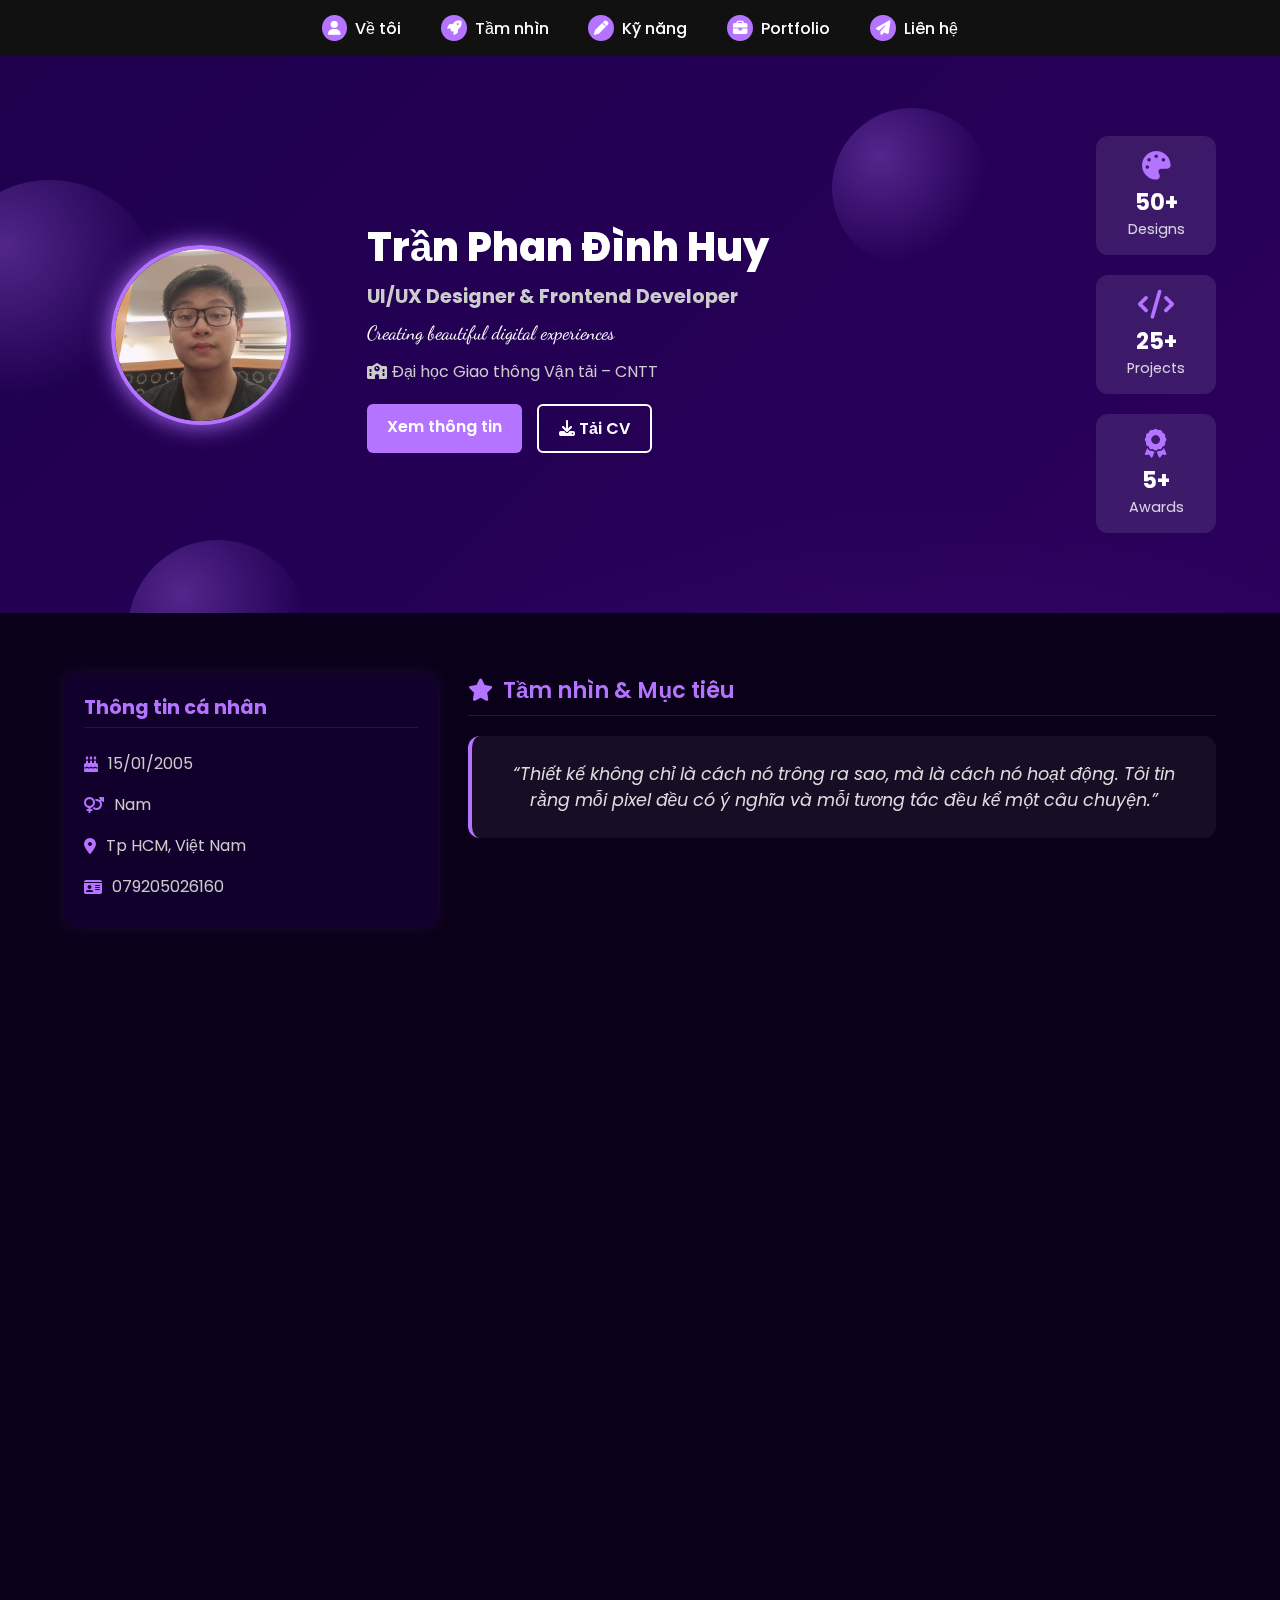
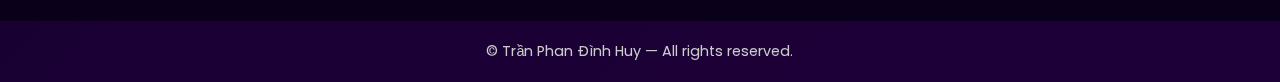
<file: index4.html>
<!DOCTYPE html>
<html lang="vi">
<head>
  <meta charset="UTF-8" />
  <meta name="viewport" content="width=device-width, initial-scale=1.0"/>
  <title>CV - Trần Phan Đình Huy</title>
  <link rel="stylesheet" href="style4.css" />
  <link rel="stylesheet" href="https://cdnjs.cloudflare.com/ajax/libs/font-awesome/6.5.2/css/all.min.css"/>
  <link href="https://fonts.googleapis.com/css2?family=Poppins:wght@400;600;800&family=Dancing+Script:wght@600&display=swap" rel="stylesheet">
</head>
<body>

  <!-- BG floating orbs -->
  <div class="bg-orbs" aria-hidden="true">
    <span class="orb o1"></span>
    <span class="orb o2"></span>
    <span class="orb o3"></span>
    <span class="orb o4"></span>
    <span class="orb o5"></span>
  </div>

  <!-- NAV -->
  <nav class="navbar">
    <ul>
      <li><a class="nav-link" href="#hero"><i class="fas fa-user"></i> Về tôi</a></li>
      <li><a class="nav-link" href="#about"><i class="fas fa-rocket"></i> Tầm nhìn</a></li>
      <li><a class="nav-link" href="#skills"><i class="fas fa-pen"></i> Kỹ năng</a></li>
      <li><a class="nav-link" href="#portfolio"><i class="fas fa-briefcase"></i> Portfolio</a></li>
      <li><a class="nav-link" href="#contact"><i class="fas fa-paper-plane"></i> Liên hệ</a></li>
    </ul>
  </nav>

  <!-- HERO -->
  <section id="hero" class="hero">
    <div class="container hero-content">
      <div class="hero-left reveal reveal-up">
        <img src="img/huy.jpg" alt="Avatar" class="avatar">
      </div>

      <div class="hero-center reveal reveal-up">
        <h1>Trần Phan Đình Huy</h1>
        <h2>UI/UX Designer & Frontend Developer</h2>
        <p class="tagline">Creating beautiful digital experiences</p>
        <p class="school"><i class="fas fa-school"></i> Đại học Giao thông Vận tải – CNTT</p>
        <div class="cta">
          <a href="#about" class="btn primary">Xem thông tin</a>
          <a href="Tran_Phan_Dinh_Huy_CV.pdf" target="_blank" class="btn secondary">
            <i class="fas fa-download"></i> Tải CV
          </a>
        </div>
      </div>

      <div class="hero-right">
        <div class="stat reveal reveal-down"><i class="fas fa-palette"></i><h3>50+</h3><p>Designs</p></div>
        <div class="stat reveal reveal-down"><i class="fas fa-code"></i><h3>25+</h3><p>Projects</p></div>
        <div class="stat reveal reveal-down"><i class="fas fa-award"></i><h3>5+</h3><p>Awards</p></div>
      </div>
    </div>
  </section>

  <!-- ABOUT -->
  <section id="about" class="about-section">
    <div class="container about-grid">

      <!-- Left column -->
      <div class="about-left">
        <div class="info-card reveal reveal-left">
          <h3>Thông tin cá nhân</h3>
          <ul>
            <li><i class="fas fa-birthday-cake"></i> <span>15/01/2005</span></li>
            <li><i class="fas fa-venus-mars"></i> <span>Nam</span></li>
            <li><i class="fas fa-map-marker-alt"></i> <span>Tp HCM, Việt Nam</span></li>
            <li><i class="fas fa-id-card"></i> <span>079205026160</li>
          </ul>
        </div>

        <div class="info-card reveal reveal-left">
          <h3><i class="fas fa-language"></i> Ngôn ngữ</h3>
          <div class="lang-item">
            <div class="lang-text"><strong>Tiếng Việt</strong><p>Bản ngữ</p></div>
            <div class="lang-dots">
              <span class="dot full"></span><span class="dot full"></span><span class="dot full"></span><span class="dot full"></span><span class="dot full"></span>
            </div>
          </div>
          <div class="lang-item">
            <div class="lang-text"><strong>Tiếng Anh</strong><p>IELTS 6.0</p></div>
            <div class="lang-dots">
              <span class="dot full"></span><span class="dot full"></span><span class="dot full"></span><span class="dot full"></span><span class="dot empty"></span>
            </div>
          </div>
          <div class="lang-item">
            <div class="lang-text"><strong>Tiếng Nhật</strong><p>Cơ bản</p></div>
            <div class="lang-dots">
              <span class="dot full"></span><span class="dot full"></span><span class="dot empty"></span><span class="dot empty"></span><span class="dot empty"></span>
            </div>
          </div>
        </div>

        <div class="info-card reveal reveal-left">
          <h3><i class="fas fa-heart"></i> Sở thích & Đam mê</h3>
          <ul class="hobby-list">
            <li><i class="fas fa-gamepad"></i> Chơi game — thư giãn & giải trí</li>
            <li><i class="fas fa-music"></i> Nghe nhạc — tạo cảm hứng</li>
            <li><i class="fas fa-basketball-ball"></i> Thể thao — rèn luyện sức khỏe</li>
            <li><i class="fas fa-film"></i> Xem phim — khám phá thế giới</li>
          </ul>
        </div>
      </div>

      <!-- Right column -->
      <div class="about-right">
        <div class="section-title reveal reveal-right">
          <i class="fas fa-star"></i><span>Tầm nhìn & Mục tiêu</span>
        </div>

        <div class="vision-quote reveal reveal-right">
          <p>“Thiết kế không chỉ là cách nó trông ra sao, mà là cách nó hoạt động. Tôi tin rằng mỗi pixel đều có ý nghĩa và mỗi tương tác đều kể một câu chuyện.”</p>
        </div>

        <div class="vision-goals">
          <div class="goal-card reveal reveal-right">
            <i class="fas fa-lightbulb"></i>
            <h4>Tầm nhìn dài hạn</h4>
            <p>Trở thành Creative Director tại studio thiết kế hàng đầu, dẫn dắt đội ngũ sáng tạo tạo nên sản phẩm digital có tác động tích cực đến cuộc sống con người.</p>
          </div>

          <div class="goal-card reveal reveal-right">
            <i class="fas fa-rocket"></i>
            <h4>Mục tiêu 2024</h4>
            <ul>
              <li>Hoàn thành Google UX Design Certificate</li>
              <li>Thực tập tại agency sáng tạo</li>
              <li>Xây dựng 15+ dự án portfolio chất lượng</li>
              <li>Học Adobe Creative Suite chuyên sâu</li>
            </ul>
          </div>

          <div class="goal-card reveal reveal-right">
            <i class="fas fa-mountain"></i>
            <h4>Thách thức bản thân</h4>
            <ul>
              <li>Thiết kế 1 dự án mỗi tuần</li>
              <li>Tham gia 3+ cuộc thi design</li>
              <li>Mentor cho junior designers</li>
              <li>Viết blog về UX/UI trends</li>
            </ul>
          </div>
        </div>
      </div>

    </div>
  </section>

  <!-- SKILLS -->
  <section id="skills" class="skills-section">
    <div class="container">
      <div class="section-title reveal reveal-up"><i class="fas fa-pen"></i><span>Kỹ năng chuyên môn</span></div>
      <div class="skills-grid">
        <div class="skill-card reveal reveal-up"><i class="fas fa-code"></i><h4>Frontend</h4><p>Angular, React, Tailwind, HTML5, CSS3, TS</p></div>
        <div class="skill-card reveal reveal-up"><i class="fas fa-server"></i><h4>Backend</h4><p>Spring Boot, .NET, Node.js</p></div>
        <div class="skill-card reveal reveal-up"><i class="fas fa-database"></i><h4>Database</h4><p>MySQL, SQL Server</p></div>
        <div class="skill-card reveal reveal-up"><i class="fas fa-cogs"></i><h4>DevOps</h4><p>Docker, CI/CD</p></div>
        <div class="skill-card reveal reveal-up"><i class="fas fa-pencil-ruler"></i><h4>Design</h4><p>Figma, XD, Photoshop</p></div>
        <div class="skill-card reveal reveal-up"><i class="fas fa-comments"></i><h4>Kỹ năng mềm</h4><p>Giao tiếp, teamwork, quản lý thời gian</p></div>
      </div>
    </div>
  </section>

  <!-- PORTFOLIO -->
  <section id="portfolio" class="portfolio-section">
    <div class="container">
      <div class="section-title reveal reveal-up"><i class="fas fa-briefcase"></i><span>Portfolio - Dự án tiêu biểu</span></div>
      <div class="portfolio-grid">
        <div class="project-card reveal reveal-up"><i class="fas fa-graduation-cap"></i><h4>On-Demand-Tutor</h4><p>Nền tảng kết nối gia sư và học viên. Angular + Spring Boot (Microservices).</p></div>
        <div class="project-card reveal reveal-up"><i class="fas fa-gem"></i><h4>Diamond Valuation</h4><p>Hệ thống định giá kim cương. .NET 9 + RabbitMQ + SQL Server.</p></div>
        <div class="project-card reveal reveal-up"><i class="fas fa-hotel"></i><h4>Hotel Management</h4><p>Website quản lý phòng & hóa đơn. PHP + Tailwind + MySQL.</p></div>
      </div>
    </div>
  </section>

  <!-- CONTACT -->
  <section id="contact" class="contact-section">
    <div class="container">
      <div class="section-title reveal reveal-up"><i class="fas fa-paper-plane"></i><span>Kết nối cùng tôi</span></div>

      <div class="contact-header reveal reveal-up">
        <h3>Sẵn sàng tạo ra điều kỳ diệu!</h3>
        <p>Tôi luôn hứng thú với những dự án sáng tạo và cơ hội hợp tác mới.<br>Hãy cùng nhau biến ý tưởng thành hiện thực!</p>
      </div>

      <div class="contact-grid">
        <div class="contact-card reveal reveal-up">
          <div class="icon-wrap"><i class="fas fa-envelope"></i></div>
          <h4>Email</h4>
          <a href="mailto:huytran15012005@gmail.com">huytran15012005@gmail.com</a>
        </div>
        <div class="contact-card reveal reveal-up">
          <div class="icon-wrap"><i class="fas fa-phone"></i></div>
          <h4>Điện thoại</h4>
          <a href="tel:0523253932">0523253932</a>
        </div>
      </div>

      <div class="contact-social reveal reveal-up">
        <p><i class="fab fa-facebook"></i> <strong>Facebook</strong><br>
          <a href="https://facebook.com/Nakdaituong" target="_blank">facebook.com/Nakdaituong</a>
        </p>
      </div>

      <div class="contact-footer reveal reveal-up">
        <h4>Hãy bắt đầu cuộc trò chuyện!</h4>
        <p>Tôi sẵn sàng thảo luận về dự án của bạn, chia sẻ ý tưởng hoặc đơn giản là trò chuyện về thiết kế.</p>
        <a href="mailto:huytran15012005@gmail.com" class="btn primary"><i class="fas fa-pen"></i> Bắt đầu dự án mới</a>
      </div>
    </div>
  </section>

  <footer>© Trần Phan Đình Huy — All rights reserved.</footer>

  <!-- Reveal on scroll + smooth-scroll (offset) + ripple -->
  <script>
    // Reveal mapping
    const map = [
      ['.hero-left, .hero-center', 'up'],
      ['.hero-right .stat', 'down'],
      ['.about-left .info-card', 'left'],
      ['.about-left .lang-item, .hobby-list li', 'left'],
      ['.about-right .section-title, .about-right .vision-quote', 'right'],
      ['.about-right .goal-card', 'right'],
      ['.skills-grid .skill-card', 'up'],
      ['.portfolio-grid .project-card', 'up'],
      ['.contact-grid .contact-card', 'up'],
      ['.contact-footer', 'up']
    ];
    map.forEach(([selector, dir]) => {
      document.querySelectorAll(selector).forEach((el, i) => {
        el.classList.add('reveal', `reveal-${dir}`);
        el.style.transitionDelay = `${(i % 6) * 80}ms`;
      });
    });
    const io = new IntersectionObserver((entries, obs) => {
      entries.forEach(e => { if(e.isIntersecting){ e.target.classList.add('show'); obs.unobserve(e.target); }});
    }, { threshold: 0.12, rootMargin: '0px 0px -10% 0px' });
    document.querySelectorAll('.reveal').forEach(el => io.observe(el));

    // Smooth scroll with navbar offset
    (function() {
      const nav = document.querySelector('.navbar');
      const navH = () => (nav ? nav.getBoundingClientRect().height : 0);
      document.querySelectorAll('.nav-link[href^="#"]').forEach(a => {
        a.addEventListener('click', e => {
          const id = a.getAttribute('href').slice(1);
          const el = document.getElementById(id);
          if (!el) return;
          e.preventDefault();
          const top = el.getBoundingClientRect().top + window.pageYOffset - navH() - 10;
          window.scrollTo({ top, behavior: 'smooth' });
        });
      });
    })();

    // Ripple effect for .btn & .nav-link
    (function () {
      function ripple(e) {
        const el = e.currentTarget;
        const rect = el.getBoundingClientRect();
        const x = (e.touches ? e.touches[0].clientX : e.clientX) - rect.left;
        const y = (e.touches ? e.touches[0].clientY : e.clientY) - rect.top;
        const r = document.createElement('span');
        r.className = 'ripple';
        r.style.left = x + 'px';
        r.style.top  = y + 'px';
        el.appendChild(r);
        setTimeout(() => r.remove(), 650);
      }
      document.querySelectorAll('.btn, .nav-link').forEach(el => {
        el.style.position = el.style.position || 'relative';
        el.style.overflow = 'hidden';
        el.addEventListener('click', ripple, { passive: true });
        el.addEventListener('touchstart', ripple, { passive: true });
      });
    })();
  </script>
</body>
</html>
</file>
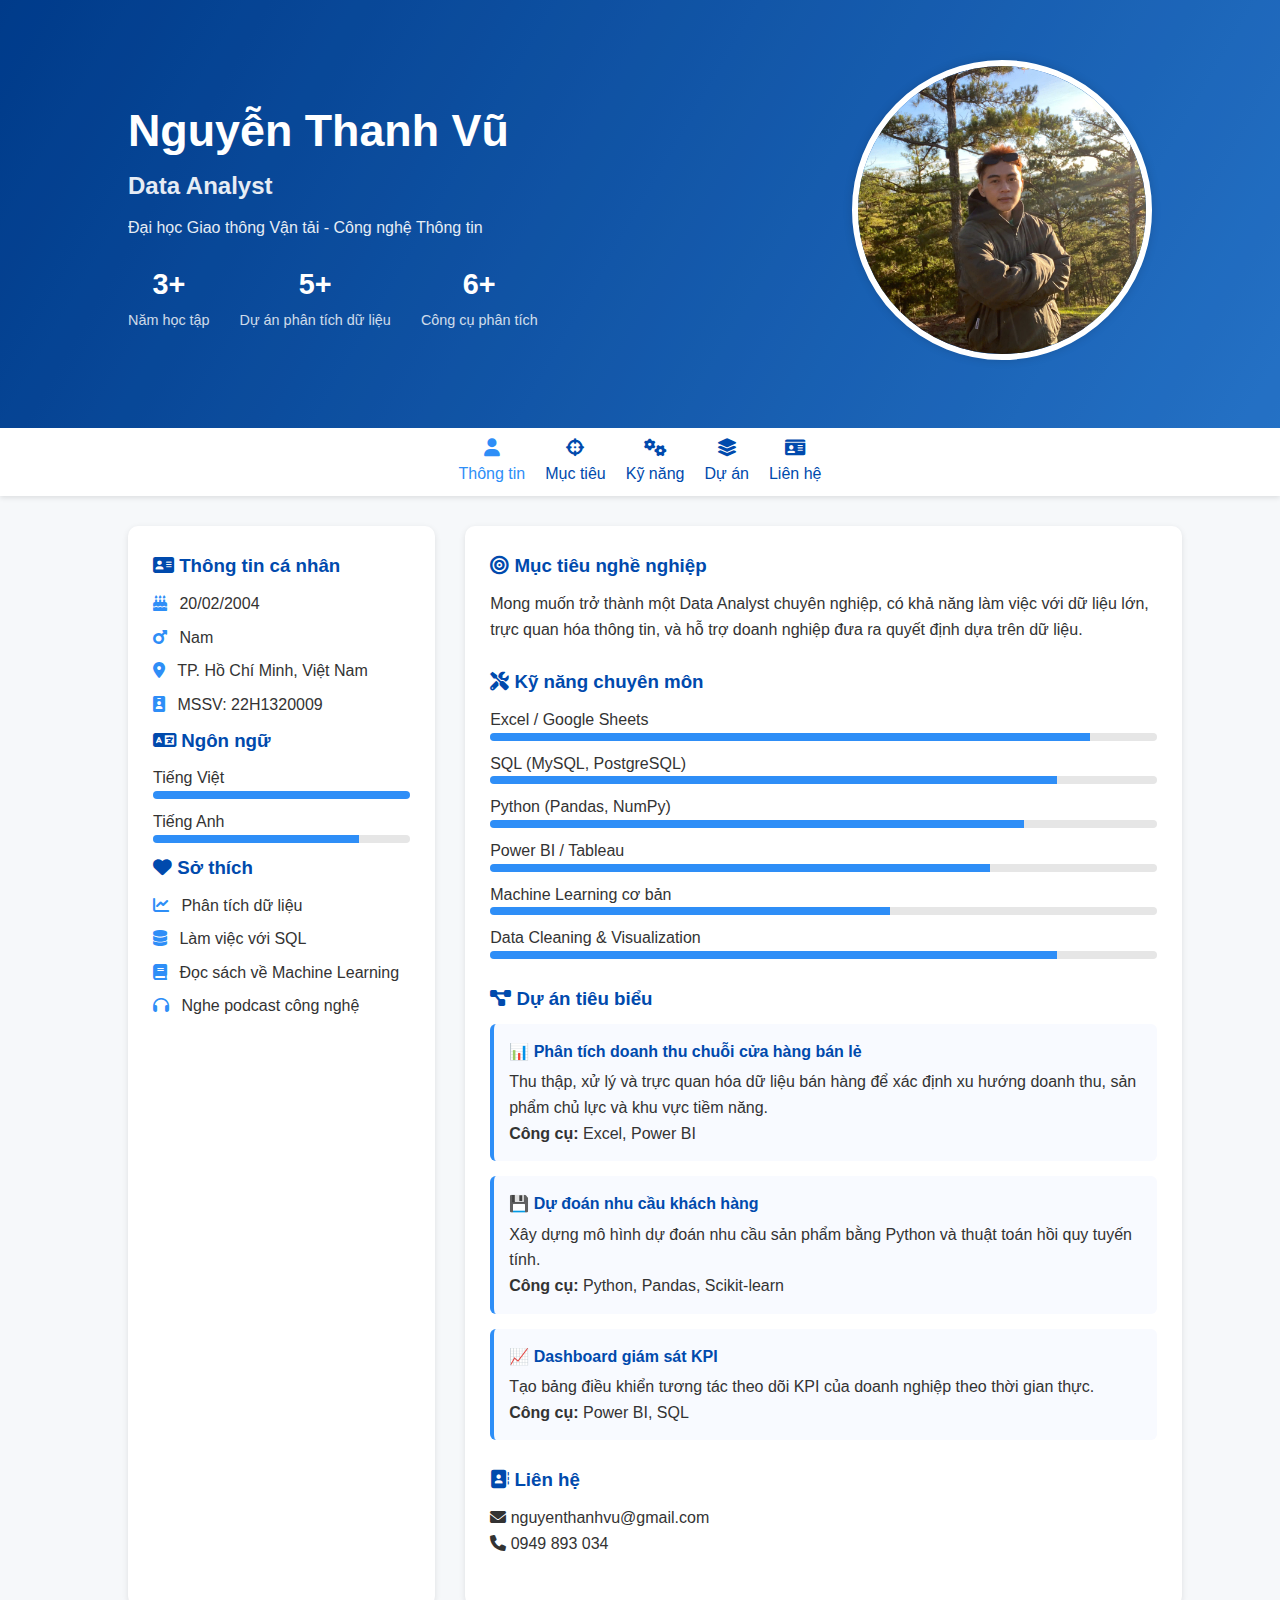
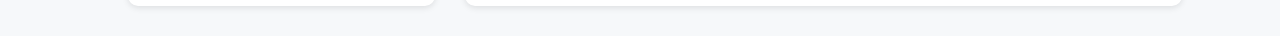
<file: index5.html>
<!DOCTYPE html>
<html lang="vi">
<head>
    <meta charset="UTF-8">
    <meta name="viewport" content="width=device-width, initial-scale=1.0">
    <title>CV - Nguyễn Thanh Vũ | Data Analyst</title>
    <link rel="stylesheet" href="style5.css">
    <link rel="stylesheet" href="https://cdnjs.cloudflare.com/ajax/libs/font-awesome/6.0.0/css/all.min.css">
</head>
<body>
    <!-- BANNER -->
    <header class="header-banner">
        <div class="banner-overlay"></div>
        <div class="banner-content">
            <div class="banner-left">
                <h1 class="main-title">Nguyễn Thanh Vũ</h1>
                <h2 class="sub-title">Data Analyst</h2>
                <p class="university">Đại học Giao thông Vận tải - Công nghệ Thông tin</p>
                <div class="banner-stats">
                    <div class="stat-item">
                        <span class="stat-number">3+</span>
                        <span class="stat-label">Năm học tập</span>
                    </div>
                    <div class="stat-item">
                        <span class="stat-number">5+</span>
                        <span class="stat-label">Dự án phân tích dữ liệu</span>
                    </div>
                    <div class="stat-item">
                        <span class="stat-number">6+</span>
                        <span class="stat-label">Công cụ phân tích</span>
                    </div>
                </div>
            </div>
            <div class="banner-right">
                <div class="profile-container">
                    <div class="profile-wrapper">
                        <img src="img/vu.jpg" alt="Nguyễn Thanh Vũ" class="profile-avatar">
                        <div class="profile-ring-1"></div>
                        <div class="profile-ring-2"></div>
                    </div>
                </div>
            </div>
        </div>
    </header>

    <!-- NAVBAR -->
    <nav class="professional-navbar">
        <div class="navbar-container">
            <div class="nav-menu">
                <a href="#about" class="nav-button active"><i class="fas fa-user"></i><span>Thông tin</span></a>
                <a href="#career" class="nav-button"><i class="fas fa-crosshairs"></i><span>Mục tiêu</span></a>
                <a href="#skills" class="nav-button"><i class="fas fa-cogs"></i><span>Kỹ năng</span></a>
                <a href="#projects" class="nav-button"><i class="fas fa-layer-group"></i><span>Dự án</span></a>
                <a href="#contact" class="nav-button"><i class="fas fa-id-card"></i><span>Liên hệ</span></a>
            </div>
        </div>
    </nav>

    <!-- MAIN CONTENT -->
    <main class="main-content">
        <div class="professional-layout">
            <!-- LEFT COLUMN -->
            <aside class="left-column">
                <!-- THÔNG TIN CÁ NHÂN -->
                <section id="about" class="info-section">
                    <h3 class="section-title"><i class="fas fa-address-card"></i> Thông tin cá nhân</h3>
                    <div class="info-item"><i class="fas fa-birthday-cake"></i> 20/02/2004 </div>
                    <div class="info-item"><i class="fas fa-mars"></i> Nam</div>
                    <div class="info-item"><i class="fas fa-map-marker-alt"></i> TP. Hồ Chí Minh, Việt Nam</div>
                    <div class="info-item"><i class="fas fa-id-badge"></i> MSSV: 22H1320009</div>
                </section>

                <!-- NGÔN NGỮ -->
                <section class="info-section">
                    <h3 class="section-title"><i class="fas fa-language"></i> Ngôn ngữ</h3>
                    <div class="language-item"><span>Tiếng Việt</span><div class="progress"><div style="width:100%"></div></div></div>
                    <div class="language-item"><span>Tiếng Anh</span><div class="progress"><div style="width:80%"></div></div></div>
                </section>

                <!-- SỞ THÍCH -->
                <section class="info-section">
                    <h3 class="section-title"><i class="fas fa-heart"></i> Sở thích</h3>
                    <ul class="hobbies">
                        <li><i class="fas fa-chart-line"></i> Phân tích dữ liệu</li>
                        <li><i class="fas fa-database"></i> Làm việc với SQL</li>
                        <li><i class="fas fa-book"></i> Đọc sách về Machine Learning</li>
                        <li><i class="fas fa-headphones"></i> Nghe podcast công nghệ</li>
                    </ul>
                </section>
            </aside>

            <!-- RIGHT COLUMN -->
            <main class="right-column">
                <!-- MỤC TIÊU NGHỀ NGHIỆP -->
                <section id="career" class="content-section">
                    <h3 class="section-title"><i class="fas fa-bullseye"></i> Mục tiêu nghề nghiệp</h3>
                    <p>Mong muốn trở thành một Data Analyst chuyên nghiệp, có khả năng làm việc với dữ liệu lớn, trực quan hóa thông tin, và hỗ trợ doanh nghiệp đưa ra quyết định dựa trên dữ liệu.</p>
                </section>

                <!-- KỸ NĂNG -->
                <section id="skills" class="content-section">
                    <h3 class="section-title"><i class="fas fa-tools"></i> Kỹ năng chuyên môn</h3>
                    <div class="skills-grid">
                        <div class="skill"><span>Excel / Google Sheets</span><div class="progress"><div style="width:90%"></div></div></div>
                        <div class="skill"><span>SQL (MySQL, PostgreSQL)</span><div class="progress"><div style="width:85%"></div></div></div>
                        <div class="skill"><span>Python (Pandas, NumPy)</span><div class="progress"><div style="width:80%"></div></div></div>
                        <div class="skill"><span>Power BI / Tableau</span><div class="progress"><div style="width:75%"></div></div></div>
                        <div class="skill"><span>Machine Learning cơ bản</span><div class="progress"><div style="width:60%"></div></div></div>
                        <div class="skill"><span>Data Cleaning & Visualization</span><div class="progress"><div style="width:85%"></div></div></div>
                    </div>
                </section>

                <!-- DỰ ÁN -->
                <section id="projects" class="content-section">
                    <h3 class="section-title"><i class="fas fa-project-diagram"></i> Dự án tiêu biểu</h3>
                    <div class="project">
                        <h4>📊 Phân tích doanh thu chuỗi cửa hàng bán lẻ</h4>
                        <p>Thu thập, xử lý và trực quan hóa dữ liệu bán hàng để xác định xu hướng doanh thu, sản phẩm chủ lực và khu vực tiềm năng.</p>
                        <p><strong>Công cụ:</strong> Excel, Power BI</p>
                    </div>
                    <div class="project">
                        <h4>💾 Dự đoán nhu cầu khách hàng</h4>
                        <p>Xây dựng mô hình dự đoán nhu cầu sản phẩm bằng Python và thuật toán hồi quy tuyến tính.</p>
                        <p><strong>Công cụ:</strong> Python, Pandas, Scikit-learn</p>
                    </div>
                    <div class="project">
                        <h4>📈 Dashboard giám sát KPI</h4>
                        <p>Tạo bảng điều khiển tương tác theo dõi KPI của doanh nghiệp theo thời gian thực.</p>
                        <p><strong>Công cụ:</strong> Power BI, SQL</p>
                    </div>
                </section>

                <!-- LIÊN HỆ -->
                <section id="contact" class="content-section">
                    <h3 class="section-title"><i class="fas fa-address-book"></i> Liên hệ</h3>
                    <p><i class="fas fa-envelope"></i> nguyenthanhvu@gmail.com</p>
                    <p><i class="fas fa-phone"></i> 0949 893 034</p>
                </section>
            </main>
        </div>
    </main>
</body>
</html>
</file>
<file: style2.css>
/* ---------------------------------------------------- */
/* 1. THIẾT LẬP CHUNG & BIẾN CSS */
/* ---------------------------------------------------- */

:root {
    --primary-color: #ff4081; /* Màu nhấn chính (Hồng neon) */
    --secondary-color: #9e9e9e; /* Màu phụ (xám nhạt) */
    --bg-light: #f5f5f5; /* Màu nền sáng nhẹ */
    --bg-dark: #121212; /* Màu nền tối đen */
    --text-dark: #111111; /* Màu chữ đen đậm */
    --text-white: #ffffff; /* Màu chữ trắng */
    --font-family: 'Inter', sans-serif; /* Font hiện đại */
}

/* Khởi tạo lại CSS (Reset) */
body {
    font-family: var(--font-family);
    margin: 0;
    padding: 0;
    background-color: var(--text-white);
    color: var(--text-dark);
    line-height: 1.6;
    scroll-behavior: smooth;
}

.container {
    max-width: 1200px;
    margin: 0 auto;
    padding: 0 20px;
}

a {
    text-decoration: none;
    color: var(--primary-color);
    transition: color 0.3s;
}

a:hover {
    color: #e91e63;
}

/* ---------------------------------------------------- */
/* 2. THANH ĐIỀU HƯỚNG */
/* ---------------------------------------------------- */
header {
    background-color: var(--text-white);
    box-shadow: 0 2px 4px rgba(0, 0, 0, 0.05);
    position: sticky;
    top: 0;
    z-index: 1000;
}

header .container {
    display: flex;
    justify-content: space-between;
    align-items: center;
    padding: 15px 20px;
}

.logo {
    font-size: 1.7em;
    font-weight: 700;
    color: var(--text-dark);
}

.logo span {
    color: var(--primary-color);
}

header ul {
    list-style: none;
    display: flex;
    margin: 0;
    padding: 0;
}

header ul li a {
    color: var(--text-dark);
    padding: 10px 15px;
    font-weight: 500;
    position: relative;
}

header ul li a:hover {
    color: var(--primary-color);
}

/* Hiệu ứng gạch chân */
header ul li a::after {
    content: '';
    position: absolute;
    bottom: 0;
    left: 50%;
    width: 0;
    height: 2px;
    background-color: var(--primary-color);
    transition: width 0.3s ease, left 0.3s ease;
}

header ul li a:hover::after {
    width: 100%;
    left: 0;
}

/* ---------------------------------------------------- */
/* 3. PHẦN CHUNG */
/* ---------------------------------------------------- */
.section-padding {
    padding: 80px 0;
}

.section-title {
    font-size: 2.5em;
    font-weight: 700;
    text-align: center;
    margin-bottom: 60px;
    position: relative;
    color: var(--text-dark);
}

.section-title::after {
    content: '';
    position: absolute;
    bottom: -15px;
    left: 50%;
    transform: translateX(-50%);
    width: 60px;
    height: 4px;
    background-color: var(--primary-color);
    border-radius: 2px;
}

.bg-light {
    background-color: var(--bg-light);
}

.bg-dark {
    background-color: var(--bg-dark);
    color: var(--text-white);
}

.text-white {
    color: var(--text-white) !important;
}

.highlight {
    color: var(--primary-color);
    font-weight: 600;
}

/* Nút bấm */
.btn {
    padding: 12px 25px;
    border-radius: 5px;
    font-weight: 600;
    cursor: pointer;
    display: inline-block;
    transition: all 0.3s;
    border: 2px solid transparent;
}

.btn-primary {
    background-color: var(--primary-color);
    color: var(--text-white);
    border-color: var(--primary-color);
}

.btn-primary:hover {
    background-color: #e91e63;
    border-color: #e91e63;
    box-shadow: 0 4px 8px rgba(233, 30, 99, 0.4);
}

.btn-secondary {
    background-color: transparent;
    color: var(--primary-color);
    border-color: var(--primary-color);
}

.btn-secondary:hover {
    background-color: var(--primary-color);
    color: var(--text-white);
}

.cta-buttons {
    display: flex;
    gap: 15px;
    margin-top: 30px;
}

/* ---------------------------------------------------- */
/* 4. HERO SECTION */
/* ---------------------------------------------------- */
.hero-section {
    padding: 100px 0;
    background-color: var(--bg-light);
}

.hero-content {
    display: flex;
    align-items: center;
    gap: 50px;
    text-align: left;
}

.avatar {
    width: 250px;
    height: 250px;
    border-radius: 50%;
    object-fit: cover;
    border: 6px solid var(--text-white);
    box-shadow: 0 10px 20px rgba(255, 64, 129, 0.3);
}

.text-content {
    flex-grow: 1;
}

.greeting {
    font-size: 1.2em;
    color: var(--secondary-color);
    margin-bottom: 5px;
}

.text-content h1 {
    font-size: 3.5em;
    margin: 0 0 10px;
    color: var(--text-dark);
}

.text-content h2 {
    font-size: 1.8em;
    margin: 0 0 20px;
    color: var(--secondary-color);
}

.text-content p {
    font-size: 1.1em;
    color: var(--secondary-color);
}

/* ---------------------------------------------------- */
/* 5. PHẦN KỸ NĂNG */
/* ---------------------------------------------------- */
.skills-grid {
    display: grid;
    grid-template-columns: repeat(auto-fit, minmax(250px, 1fr));
    gap: 30px;
    text-align: center;
}

.skill-item {
    background-color: var(--text-white);
    padding: 30px 20px;
    border-radius: 10px;
    box-shadow: 0 5px 15px rgba(0, 0, 0, 0.08);
    transition: transform 0.3s;
}

.skill-item:hover {
    transform: translateY(-5px);
    box-shadow: 0 10px 20px rgba(255, 64, 129, 0.3);
}

.skill-item i {
    font-size: 3em;
    color: var(--primary-color);
    margin-bottom: 15px;
}

.skill-item h3 {
    margin-top: 0;
    color: var(--text-dark);
}

/* ---------------------------------------------------- */
/* 6. PHẦN DỰ ÁN */
/* ---------------------------------------------------- */
.projects-container {
    display: grid;
    grid-template-columns: repeat(auto-fit, minmax(350px, 1fr));
    gap: 30px;
}

.project-card {
    background-color: var(--text-white);
    border-radius: 10px;
    overflow: hidden;
    box-shadow: 0 5px 15px rgba(0, 0, 0, 0.1);
    transition: box-shadow 0.3s;
}

.project-card:hover {
    box-shadow: 0 15px 30px rgba(255, 64, 129, 0.4);
}

.project-img {
    width: 100%;
    height: 1000px;
    object-fit: cover;
    display: block;
}

.project-info {
    padding: 20px;
}

.project-info h3 {
    color: var(--primary-color);
    margin-top: 0;
}

.project-tags span {
    display: inline-block;
    background-color: #ffe4ec;
    color: var(--secondary-color);
    font-size: 0.8em;
    padding: 5px 10px;
    border-radius: 3px;
    margin-right: 5px;
    margin-bottom: 10px;
}

.project-link {
    display: inline-block;
    margin-top: 10px;
    font-weight: 600;
}

/* ---------------------------------------------------- */
/* 7. PHẦN SỞ THÍCH */
/* ---------------------------------------------------- */
.hobbies-grid {
    display: flex;
    justify-content: center;
    flex-wrap: wrap;
    gap: 30px;
    text-align: center;
}

.hobby-item {
    max-width: 300px;
    padding: 20px;
}

.hobby-item i {
    font-size: 2.5em;
    color: var(--primary-color);
    margin-bottom: 10px;
}

.hobby-item h4 {
    margin: 5px 0 10px;
}

/* ---------------------------------------------------- */
/* 8. PHẦN LIÊN HỆ */
/* ---------------------------------------------------- */
.contact-info-grid {
    display: grid;
    grid-template-columns: repeat(auto-fit, minmax(280px, 1fr));
    gap: 30px;
    text-align: center;
    margin-bottom: 50px;
}

.contact-detail {
    background-color: rgba(255, 255, 255, 0.1);
    padding: 25px;
    border-radius: 8px;
    transition: background-color 0.3s;
}

.contact-detail:hover {
    background-color: rgba(255, 255, 255, 0.2);
}

.contact-detail i {
    font-size: 2em;
    color: var(--primary-color);
    margin-bottom: 10px;
}

.contact-detail h4 {
    margin: 0 0 5px;
    color: var(--text-white);
}

.contact-detail a {
    color: var(--text-white);
    opacity: 0.8;
}

.contact-detail a:hover {
    color: var(--primary-color);
    opacity: 1;
}

.contact-form {
    max-width: 600px;
    margin: 30px auto 0;
    display: flex;
    flex-direction: column;
    gap: 15px;
}

.contact-form input,
.contact-form textarea {
    padding: 12px;
    border: 1px solid #333;
    border-radius: 5px;
    background-color: #222;
    color: var(--text-white);
}

.contact-form textarea {
    resize: vertical;
}

/* ---------------------------------------------------- */
/* 9. FOOTER */
/* ---------------------------------------------------- */
footer {
    background-color: #000;
    color: #ccc;
    padding: 20px 0;
    text-align: center;
    font-size: 0.9em;
}

/* ---------------------------------------------------- */
/* 10. MEDIA QUERIES */
/* ---------------------------------------------------- */
@media (max-width: 992px) {
    .hero-content {
        flex-direction: column;
        text-align: center;
    }
    .text-content {
        order: 2;
    }
    .avatar {
        order: 1;
        margin-bottom: 30px;
    }
    .cta-buttons {
        justify-content: center;
    }
    .skills-grid, .projects-container, .contact-info-grid {
        grid-template-columns: 1fr;
    }
}

@media (max-width: 576px) {
    .hero-content h1 {
        font-size: 2.5em;
    }
    .section-title {
        font-size: 2em;
    }
    header ul {
        display: none;
    }
}
</file>
<file: style4.css>
*{margin:0;padding:0;box-sizing:border-box}
body{
  font-family:'Poppins',sans-serif;
  background:radial-gradient(1200px 800px at 70% 30%, rgba(181,116,255,.15), transparent 60%),
             linear-gradient(135deg,#1e004d,#3c0072);
  color:#fff;scroll-behavior:smooth;
  animation:bg-breathe 10s ease-in-out infinite alternate;
}
@keyframes bg-breathe{
  from{background-position:0 0, 0 0}
  to  {background-position:0 0, 30px -40px}
}
.container{width:90%;max-width:1200px;margin:auto}

/* Floating background orbs */
.bg-orbs{position:fixed;inset:0;pointer-events:none;z-index:-1;overflow:hidden}
.orb{
  position:absolute;border-radius:50%;
  background:radial-gradient(circle at 30% 30%, rgba(181,116,255,.55), rgba(40,0,90,.0) 70%);
  filter:blur(0.4px);opacity:.6;
  animation:float 16s ease-in-out infinite;will-change:transform;
}
.o1{width:220px;height:220px;left:-60px;top:20%;animation-duration:18s}
.o2{width:160px;height:160px;left:65%;top:12%}
.o3{width:260px;height:260px;left:78%;top:70%;animation-duration:20s}
.o4{width:140px;height:140px;left:35%;top:80%;animation-duration:22s}
.o5{width:180px;height:180px;left:10%;top:60%;animation-duration:19s}
@keyframes float{
  0%{transform:translate3d(0,0,0)}
  50%{transform:translate3d(15px,-20px,0)}
  100%{transform:translate3d(0,0,0)}
}

/* NAV */
.navbar{background:#111;padding:15px 0;position:sticky;top:0;z-index:10}
.navbar ul{display:flex;justify-content:center;gap:40px;list-style:none}
.navbar li a{
  color:#fff;text-decoration:none;font-weight:500;display:flex;align-items:center;gap:8px;
  transition:color 0.3s ease;position:relative;
}
.navbar li a::after{content:'';position:absolute;bottom:-5px;left:0;width:0;height:2px;background:#b574ff;transition:width .3s}
.navbar li a:hover::after{width:100%}
.navbar li a:hover{color:#b574ff}
.navbar li a:active{transform:scale(.96);color:#b574ff;transition:transform .15s}
.navbar i{background:#b574ff;padding:6px;border-radius:50%;color:#fff;font-size:.9rem}

/* HERO */
.hero{padding:80px 0;display:flex;justify-content:center}
.hero-content{display:flex;align-items:center;justify-content:space-between;gap:30px;flex-wrap:wrap}
.hero-left{flex:1;display:flex;justify-content:center}
.avatar{width:180px;height:180px;border-radius:50%;border:4px solid #b574ff;box-shadow:0 0 25px #b574ff;object-fit:cover}
.hero-center{flex:2;min-width:300px;text-align:left}
.hero-center h1{font-size:2.5rem;font-weight:800;margin-bottom:5px}
.hero-center h2{font-size:1.2rem;color:#ccc;margin-bottom:10px}
.tagline{font-family:'Dancing Script',cursive;font-size:1.2rem;margin-bottom:15px}
.school{margin-bottom:20px;color:#ccc}
.cta{display:flex;gap:15px}

/* Buttons (hover/active/glow + ripple host) */
a, .btn, .nav-link { -webkit-tap-highlight-color: transparent; }
.btn,.nav-link{
  transition:transform .22s ease, box-shadow .22s ease, color .22s ease, background-color .22s ease;
  will-change:transform, box-shadow;
}
.btn{
  padding:10px 20px;border-radius:6px;font-weight:600;text-decoration:none;position:relative;overflow:hidden
}
.btn.primary{background:#b574ff;color:#fff}
.btn.primary:hover{transform:translateY(-3px);box-shadow:0 6px 16px rgba(181,116,255,.45)}
.btn.secondary{border:2px solid #fff;color:#fff}
.btn.secondary:hover{background:#fff;color:#3c0072}
.btn:active,.nav-link:active{transform:scale(.96);box-shadow:none}

/* Sweep light on btn */
.btn::before{
  content:"";position:absolute;top:0;left:-75%;width:50%;height:100%;
  background:linear-gradient(120deg,transparent,rgba(255,255,255,.28),transparent);
  transform:skewX(-25deg);transition:left .6s ease;pointer-events:none;
}
.btn:hover::before{left:130%}

/* Stats */
.hero-right{flex:1;display:flex;flex-direction:column;gap:20px;align-items:flex-end}
.stat{background:rgba(255,255,255,.1);padding:15px;border-radius:12px;text-align:center;width:120px}
.stat i{font-size:1.8rem;margin-bottom:5px;color:#b574ff}
.stat h3{font-size:1.4rem;font-weight:700}
.stat p{font-size:.9rem;opacity:.8}

/* ABOUT */
.about-section{padding:60px 0;background:#0b001a}
.about-grid{display:grid;grid-template-columns:1fr 2fr;gap:30px}
.info-card{background:#12002c;padding:20px;border-radius:12px;margin-bottom:20px;box-shadow:0 0 15px rgba(181,116,255,.1)}
.info-card h3{font-size:1.2rem;margin-bottom:15px;color:#b574ff;border-bottom:1px solid #3b0075;padding-bottom:5px}
.info-card ul{list-style:none}
.info-card li{display:flex;align-items:center;gap:10px;padding:8px 0;color:#ccc}
.info-card i{color:#b574ff}

/* Languages */
.lang-item{display:flex;justify-content:space-between;align-items:center;padding:8px 0;border-bottom:1px solid rgba(255,255,255,.05)}
.lang-item:last-child{border-bottom:none}
.lang-text strong{color:#fff;font-size:1rem}
.lang-text p{color:#aaa;font-size:.85rem}
.lang-dots{display:flex;gap:3px}
.dot{width:8px;height:8px;border-radius:50%;display:inline-block}
.dot.full{background:#b574ff}.dot.empty{border:1px solid #b574ff;background:transparent}

/* Hobbies */
.hobby-list{list-style:none}
.hobby-list li{display:flex;align-items:center;gap:10px;color:#ccc;padding:8px 0}
.hobby-list i{color:#b574ff;font-size:1rem}

/* Section titles */
.section-title{font-size:1.4rem;font-weight:600;margin-bottom:20px;display:flex;align-items:center;gap:10px;color:#b574ff;border-bottom:1px solid #3b0075;padding-bottom:8px}

/* Vision */
.vision-quote{background:rgba(255,255,255,.05);border-left:4px solid #b574ff;padding:25px;margin-bottom:25px;border-radius:12px;font-style:italic;text-align:center}
.vision-quote p{color:#ddd;font-size:1.1rem}
.vision-goals{display:grid;grid-template-columns:repeat(auto-fit,minmax(260px,1fr));gap:20px}
.goal-card{background:#12002c;padding:20px;border-radius:12px;text-align:left;box-shadow:0 0 15px rgba(181,116,255,.1)}
.goal-card i{font-size:1.5rem;color:#b574ff;margin-bottom:10px}
.goal-card h4{color:#b574ff;margin-bottom:10px}
.goal-card p,.goal-card li{color:#ccc;line-height:1.6}
.goal-card ul{padding-left:15px}
.goal-card ul li::before{content:"⭐ ";color:#b574ff;margin-right:6px}

/* Skills */
.skills-section{padding:60px 0;background:#0b001a}
.skills-grid{display:grid;grid-template-columns:repeat(auto-fit,minmax(220px,1fr));gap:20px}
.skill-card{background:#12002c;padding:20px;border-radius:12px;text-align:center;box-shadow:0 0 15px rgba(181,116,255,.1);transition:.3s}
.skill-card:hover{transform:translateY(-6px);background:#18003a}
.skill-card i{font-size:2rem;color:#b574ff;margin-bottom:10px}
.skill-card h4{margin-bottom:8px;color:#b574ff;font-size:1.1rem}
.skill-card p{color:#ccc;font-size:.9rem;line-height:1.4}

/* Portfolio */
.portfolio-section{padding:60px 0;background:#12002c}
.portfolio-grid{display:grid;grid-template-columns:repeat(auto-fit,minmax(250px,1fr));gap:20px}
.project-card{background:rgba(255,255,255,.05);padding:20px;border-radius:12px;text-align:center;transition:.3s}
.project-card:hover{background:rgba(255,255,255,.15);transform:translateY(-5px)}
.project-card i{font-size:2rem;color:#b574ff;margin-bottom:10px}
.project-card h4{color:#fff;margin-bottom:10px}
.project-card p{color:#ccc;font-size:.9rem;line-height:1.5}

/* Contact */
.contact-section{padding:60px 0;background:#0b001a;text-align:center}
.contact-header h3{font-size:1.4rem;font-weight:700;color:#b574ff;margin-bottom:10px}
.contact-header p{color:#ccc;font-size:1rem;margin-bottom:30px;line-height:1.6}
.contact-grid{display:grid;grid-template-columns:repeat(auto-fit,minmax(220px,1fr));gap:20px;margin-bottom:30px}
.contact-card{background:#12002c;padding:25px;border-radius:12px;text-align:center;box-shadow:0 0 15px rgba(181,116,255,.1);transition:.3s}
.contact-card:hover{transform:translateY(-5px);background:#18003a}
.icon-wrap{width:50px;height:50px;background:#b574ff;color:#fff;display:flex;justify-content:center;align-items:center;border-radius:50%;margin:0 auto 15px}
.contact-card h4{margin-bottom:8px;color:#fff}
.contact-card a{color:#b574ff;text-decoration:none;font-weight:500}
.contact-card a:hover{text-decoration:underline}
.contact-social p{margin:20px 0;font-size:1rem}
.contact-social a{color:#b574ff;text-decoration:none}
.contact-social a:hover{text-decoration:underline}
.contact-footer{margin-top:30px;background:rgba(255,255,255,.05);padding:30px;border-radius:12px}
.contact-footer h4{font-size:1.3rem;font-weight:700;color:#b574ff;margin-bottom:10px}
.contact-footer p{color:#ccc;margin-bottom:20px;line-height:1.6}
.contact-footer .btn{background:#b574ff;color:#fff;padding:12px 25px;border-radius:30px;display:inline-flex;align-items:center;gap:10px;font-weight:600;text-decoration:none;transition:.3s}
.contact-footer .btn:hover{background:#8f3fff}

/* Footer */
footer{text-align:center;padding:20px;background:rgba(0,0,0,.5);font-size:.9rem;color:#ccc}

/* Reveal on scroll */
.reveal{opacity:0;transform:translateY(16px);transition:opacity .6s ease, transform .6s ease;will-change:opacity,transform}
.reveal-left{transform:translateX(-24px)}
.reveal-right{transform:translateX(24px)}
.reveal-up{transform:translateY(24px)}
.reveal-down{transform:translateY(-24px)}
.reveal.show{opacity:1;transform:none}

/* Ripple element */
.ripple{
  position:absolute;border-radius:50%;transform:translate(-50%,-50%);pointer-events:none;
  background:rgba(255,255,255,.35);animation:ripple .6s ease-out forwards;mix-blend-mode:screen;
}
@keyframes ripple{from{width:0;height:0;opacity:.6}to{width:380px;height:380px;opacity:0}}

@media (prefers-reduced-motion:reduce){
  .reveal{opacity:1;transform:none;transition:none}
  .orb{animation:none}
  body{animation:none}
}

/* Responsive */
@media (max-width:900px){
  .hero-content{flex-direction:column;text-align:center}
  .hero-center{text-align:center}
  .hero-right{flex-direction:row;justify-content:center}
  .about-grid{grid-template-columns:1fr}
}
</file>
<file: style5.css>
* {
    margin: 0;
    padding: 0;
    box-sizing: border-box;
    font-family: "Segoe UI", sans-serif;
}

body {
    background: #f6f8fa;
    color: #333;
    line-height: 1.6;
}

/* === HEADER === */
.header-banner {
    background: linear-gradient(120deg, #004aad, #2e8ef7);
    color: white;
    padding: 60px 10%;
    position: relative;
    overflow: hidden;
}

.banner-overlay {
    position: absolute;
    top: 0; left: 0;
    width: 100%; height: 100%;
    background: rgba(0,0,0,0.2);
}

.banner-content {
    display: flex;
    justify-content: space-between;
    align-items: center;
    position: relative;
    z-index: 2;
}

.main-title { font-size: 2.8em; font-weight: bold; }
.sub-title { font-size: 1.5em; margin-bottom: 10px; opacity: 0.9; }
.university { font-size: 1em; opacity: 0.9; }

.banner-stats {
    display: flex;
    gap: 30px;
    margin-top: 20px;
}
.stat-item { text-align: center; }
.stat-number { font-size: 1.8em; font-weight: bold; display: block; }
.stat-label { font-size: 0.9em; opacity: 0.8; }

.profile-container {
    position: relative;
}
.profile-avatar {
    width: 300px;
    height: 300px;
    border-radius: 50%;
    border: 6px solid white;
    object-fit: cover;
    box-shadow: 0 0 10px rgba(0,0,0,0.15);
}


/* === NAVBAR === */
.professional-navbar {
    background: #fff;
    box-shadow: 0 2px 5px rgba(0,0,0,0.1);
}
.navbar-container {
    display: flex;
    justify-content: center;
    padding: 10px 0;
}
.nav-menu {
    display: flex;
    gap: 20px;
}
.nav-button {
    display: flex;
    flex-direction: column;
    align-items: center;
    color: #004aad;
    text-decoration: none;
    font-weight: 500;
}
.nav-button i { font-size: 18px; margin-bottom: 5px; }
.nav-button:hover, .nav-button.active { color: #2e8ef7; }

/* === MAIN LAYOUT === */
.professional-layout {
    display: grid;
    grid-template-columns: 30% 70%;
    margin: 30px 10%;
    gap: 30px;
}

/* LEFT COLUMN */
.left-column {
    background: #fff;
    padding: 25px;
    border-radius: 10px;
    box-shadow: 0 2px 6px rgba(0,0,0,0.1);
}

.section-title {
    color: #004aad;
    margin-bottom: 10px;
}

.info-item {
    margin: 8px 0;
}
.info-item i {
    margin-right: 8px;
    color: #2e8ef7;
}

.language-item, .skill {
    margin-bottom: 10px;
}
.progress {
    width: 100%;
    height: 8px;
    background: #e6e6e6;
    border-radius: 5px;
    overflow: hidden;
}
.progress div {
    height: 100%;
    background: #2e8ef7;
}

.hobbies li {
    list-style: none;
    margin-bottom: 8px;
}
.hobbies i {
    margin-right: 8px;
    color: #2e8ef7;
}

/* RIGHT COLUMN */
.right-column {
    background: #fff;
    padding: 25px;
    border-radius: 10px;
    box-shadow: 0 2px 6px rgba(0,0,0,0.1);
}
.content-section {
    margin-bottom: 25px;
}
.skills-grid .skill span {
    display: block;
    font-weight: 500;
}
.project {
    background: #f8faff;
    padding: 15px;
    border-left: 4px solid #2e8ef7;
    margin-bottom: 15px;
    border-radius: 6px;
}
.project h4 { color: #004aad; margin-bottom: 5px; }
ul li { margin-bottom: 5px; }

@media (max-width: 900px) {
    .professional-layout {
        grid-template-columns: 1fr;
    }
    .banner-content {
        flex-direction: column;
        text-align: center;
    }
}
</file>
<file: style1.css>
/* ========== CSS CV NGUYỄN VĂN ANH - THEME ĐỎ ========== */

@import url('https://fonts.googleapis.com/css2?family=Inter:wght@300;400;500;600;700;800&display=swap');

/* ========== RESET & BASE ========== */
* {
    margin: 0;
    padding: 0;
    box-sizing: border-box;
}

body {
    font-family: 'Inter', sans-serif;
    line-height: 1.6;
    color: #333;
    background: linear-gradient(135deg, #fef2f2 0%, #fee2e2 50%, #fecaca 100%);
    min-height: 100vh;
}

/* ========== BANNER - YÊU CẦU 1 ========== */
.banner {
    background: linear-gradient(135deg, #dc2626 0%, #b91c1c 50%, #991b1b 100%);
    color: white;
    padding: 2rem 0;
    text-align: center;
    position: relative;
    overflow: hidden;
}

.banner::before {
    content: '';
    position: absolute;
    top: -50%;
    left: -50%;
    width: 200%;
    height: 200%;
    background: url('data:image/svg+xml,<svg xmlns="http://www.w3.org/2000/svg" viewBox="0 0 100 100"><circle cx="50" cy="50" r="2" fill="rgba(255,255,255,0.1)"/></svg>');
    animation: float 20s infinite linear;
}

.banner-content {
    position: relative;
    z-index: 2;
}

.banner-title {
    font-size: 3rem;
    font-weight: 800;
    margin-bottom: 0.5rem;
    text-shadow: 2px 2px 4px rgba(0,0,0,0.3);
    animation: slideInDown 1s ease-out;
}

.banner-subtitle {
    font-size: 1.2rem;
    opacity: 0.9;
    animation: slideInUp 1s ease-out 0.3s both;
}

.banner-decoration {
    width: 100px;
    height: 4px;
    background: linear-gradient(45deg, #fbbf24, #f59e0b);
    margin: 1rem auto;
    border-radius: 2px;
    animation: scaleX 1s ease-out 0.6s both;
}

/* ========== NAVBAR - YÊU CẦU 1 ========== */
.navbar {
    background: rgba(220, 38, 38, 0.95);
    backdrop-filter: blur(10px);
    border-bottom: 2px solid #dc2626;
    position: sticky;
    top: 0;
    z-index: 100;
}

.nav-container {
    display: flex;
    justify-content: center;
    flex-wrap: wrap;
    padding: 1rem;
    gap: 1rem;
}

.nav-link {
    color: white;
    text-decoration: none;
    padding: 0.8rem 1.5rem;
    border-radius: 25px;
    transition: all 0.3s ease;
    font-weight: 500;
    display: flex;
    align-items: center;
    gap: 0.5rem;
    border: 2px solid transparent;
}

.nav-link:hover,
.nav-link.active {
    background: white;
    color: #dc2626;
    border-color: #dc2626;
    transform: translateY(-2px);
    box-shadow: 0 5px 15px rgba(220, 38, 38, 0.3);
}

/* ========== LAYOUT CHÍNH - YÊU CẦU 2 (FLEX/GRID) ========== */
.main-container {
    max-width: 1200px;
    margin: 2rem auto;
    padding: 0 1rem;
}

.cv-layout {
    display: grid;
    grid-template-columns: 350px 1fr;
    gap: 2rem;
    background: white;
    border-radius: 20px;
    box-shadow: 0 20px 60px rgba(220, 38, 38, 0.1);
    overflow: hidden;
}

/* ========== SIDEBAR ========== */
.sidebar {
    background: linear-gradient(180deg, #dc2626 0%, #b91c1c 100%);
    color: white;
    padding: 2rem;
}

/* ========== ẢNH CÁ NHÂN - YÊU CẦU 13 ========== */
.profile-section {
    text-align: center;
    margin-bottom: 2rem;
}

.profile-image {
    position: relative;
    display: inline-block;
    margin-bottom: 1rem;
}

.profile-img {
    width: 150px;
    height: 150px;
    border-radius: 50%;
    border: 4px solid white;
    box-shadow: 0 10px 30px rgba(0,0,0,0.3);
    animation: bounceIn 1s ease-out 0.5s both;
}

.profile-border {
    position: absolute;
    top: -10px;
    left: -10px;
    right: -10px;
    bottom: -10px;
    border: 2px solid rgba(255,255,255,0.3);
    border-radius: 50%;
    animation: spin 10s linear infinite;
}

.profile-name {
    font-size: 1.8rem;
    font-weight: 700;
    margin-bottom: 0.5rem;
}

.profile-title {
    font-size: 1rem;
    opacity: 0.9;
}

/* ========== THÔNG TIN CÁ NHÂN - YÊU CẦU 3 ========== */
.info-section {
    margin-bottom: 2rem;
}

.section-title {
    font-size: 1.2rem;
    font-weight: 600;
    margin-bottom: 1rem;
    display: flex;
    align-items: center;
    gap: 0.5rem;
    border-bottom: 2px solid rgba(255,255,255,0.3);
    padding-bottom: 0.5rem;
}

.info-item {
    display: flex;
    align-items: center;
    gap: 0.8rem;
    margin-bottom: 0.8rem;
    padding: 0.5rem;
    border-radius: 8px;
    transition: all 0.3s ease;
}

.info-item:hover {
    background: rgba(255,255,255,0.1);
    transform: translateX(5px);
}

.info-item i {
    width: 20px;
    color: #fbbf24;
}

/* ========== NGÔN NGỮ - YÊU CẦU 6 ========== */
.language-item {
    margin-bottom: 1rem;
}

.progress-bar {
    width: 100%;
    height: 8px;
    background: rgba(255,255,255,0.2);
    border-radius: 4px;
    overflow: hidden;
    margin-top: 0.5rem;
}

.progress-fill {
    height: 100%;
    background: linear-gradient(45deg, #fbbf24, #f59e0b);
    border-radius: 4px;
    animation: progressLoad 2s ease-out;
}

/* ========== SỞ THÍCH - YÊU CẦU 5 ========== */
.hobbies-grid {
    display: grid;
    grid-template-columns: 1fr 1fr;
    gap: 1rem;
}

.hobby-item {
    display: flex;
    flex-direction: column;
    align-items: center;
    padding: 1rem;
    background: rgba(255,255,255,0.1);
    border-radius: 10px;
    transition: all 0.3s ease;
}

.hobby-item:hover {
    background: rgba(255,255,255,0.2);
    transform: translateY(-5px);
}

.hobby-item i {
    font-size: 1.5rem;
    margin-bottom: 0.5rem;
    color: #fbbf24;
}

/* ========== ẢNH THÀNH VIÊN ========== */
.members-gallery {
    display: grid;
    grid-template-columns: 1fr 1fr;
    gap: 1rem;
}

.member-item {
    position: relative;
    border-radius: 10px;
    overflow: hidden;
    transition: all 0.3s ease;
}

.member-item:hover {
    transform: translateY(-5px) scale(1.05);
    box-shadow: 0 10px 25px rgba(220, 38, 38, 0.3);
}

.member-img {
    width: 100%;
    height: 120px;
    object-fit: cover;
    border-radius: 10px;
    transition: all 0.3s ease;
}

.member-item:hover .member-img {
    transform: scale(1.1);
    filter: brightness(1.1);
}

/* ========== SỞ THÍCH ========== */
.hobbies-list {
    display: flex;
    flex-direction: column;
    gap: 1rem;
}

.hobby-item {
    display: flex;
    align-items: center;
    gap: 0.8rem;
    padding: 0.8rem;
    background: linear-gradient(135deg, #fef2f2 0%, #fecaca 100%);
    border-radius: 12px;
    border: 1px solid #fca5a5;
    transition: all 0.3s ease;
    cursor: pointer;
}

.hobby-item:hover {
    transform: translateX(8px);
    background: linear-gradient(135deg, #fee2e2 0%, #fca5a5 100%);
    box-shadow: 0 5px 15px rgba(220, 38, 38, 0.2);
}

.hobby-item i {
    color: #dc2626;
    font-size: 1.2rem;
    width: 20px;
    text-align: center;
}

.hobby-item span {
    font-weight: 600;
    color: #7f1d1d;
}

/* ========== CONTENT AREA ========== */
.content {
    padding: 2rem;
}

.content-section {
    margin-bottom: 3rem;
}

.content-title {
    font-size: 1.8rem;
    font-weight: 700;
    color: #dc2626;
    margin-bottom: 1.5rem;
    display: flex;
    align-items: center;
    gap: 0.8rem;
    border-bottom: 3px solid #dc2626;
    padding-bottom: 0.5rem;
}

/* ========== MỤC TIÊU NGHỀ NGHIỆP - YÊU CẦU 4 ========== */
.career-content p {
    font-size: 1.1rem;
    line-height: 1.8;
    margin-bottom: 2rem;
    color: #555;
}

.goals-grid {
    display: grid;
    grid-template-columns: repeat(auto-fit, minmax(250px, 1fr));
    gap: 1.5rem;
}

.goal-item {
    background: linear-gradient(135deg, #fef2f2, #fee2e2);
    padding: 1.5rem;
    border-radius: 15px;
    border-left: 4px solid #dc2626;
    transition: all 0.3s ease;
}

.goal-item:hover {
    transform: translateY(-5px);
    box-shadow: 0 10px 30px rgba(220, 38, 38, 0.2);
}

.goal-item i {
    font-size: 2rem;
    color: #dc2626;
    margin-bottom: 1rem;
}

.goal-item h4 {
    color: #dc2626;
    margin-bottom: 0.5rem;
}

/* ========== KỸ NĂNG - YÊU CẦU 6 ========== */
.skills-grid {
    display: grid;
    grid-template-columns: 1fr 1fr;
    gap: 2rem;
}

.skill-category h4 {
    color: #dc2626;
    margin-bottom: 1rem;
    font-size: 1.2rem;
}

.skill-item {
    margin-bottom: 1rem;
}

.skill-item span {
    font-weight: 500;
    color: #333;
}

.skill-bar {
    width: 100%;
    height: 10px;
    background: #f3f4f6;
    border-radius: 5px;
    overflow: hidden;
    margin-top: 0.5rem;
}

.skill-progress {
    height: 100%;
    background: linear-gradient(45deg, #dc2626, #b91c1c);
    border-radius: 5px;
    animation: skillLoad 2s ease-out;
}

.skill-tags {
    display: flex;
    flex-wrap: wrap;
    gap: 0.8rem;
}

.skill-tag {
    background: #dc2626;
    color: white;
    padding: 0.5rem 1rem;
    border-radius: 20px;
    font-size: 0.9rem;
    font-weight: 500;
    transition: all 0.3s ease;
}

.skill-tag:hover {
    background: #b91c1c;
    transform: scale(1.05);
}

/* ========== CHỨNG CHỈ - GIẢI THƯỞNG - YÊU CẦU 7 ========== */
.achievements {
    display: grid;
    gap: 1rem;
}

.achievement-item {
    display: flex;
    align-items: center;
    gap: 1rem;
    padding: 1.5rem;
    background: linear-gradient(135deg, #fef2f2, #fee2e2);
    border-radius: 15px;
    border-left: 4px solid #dc2626;
    transition: all 0.3s ease;
}

.achievement-item:hover {
    transform: translateX(10px);
    box-shadow: 0 5px 20px rgba(220, 38, 38, 0.2);
}

.achievement-item i {
    font-size: 2rem;
    color: #dc2626;
}

.achievement-item h4 {
    color: #dc2626;
    margin-bottom: 0.3rem;
}

/* ========== DỰ ÁN - YÊU CẦU 8 ========== */
.projects-grid {
    display: grid;
    grid-template-columns: repeat(auto-fit, minmax(350px, 1fr));
    gap: 2rem;
}

.project-card {
    background: white;
    border-radius: 15px;
    overflow: hidden;
    box-shadow: 0 10px 30px rgba(0,0,0,0.1);
    transition: all 0.3s ease;
    border: 2px solid transparent;
}

.project-card:hover {
    transform: translateY(-10px);
    box-shadow: 0 20px 50px rgba(220, 38, 38, 0.2);
    border-color: #dc2626;
}

.project-image img {
    width: 100%;
    height: 200px;
    object-fit: cover;
}

.project-content {
    padding: 1.5rem;
}

.project-content h4 {
    color: #dc2626;
    font-size: 1.3rem;
    margin-bottom: 0.8rem;
}

.project-content p {
    color: #666;
    margin-bottom: 1rem;
}

.project-tech {
    display: flex;
    flex-wrap: wrap;
    gap: 0.5rem;
    margin-bottom: 1rem;
}

.project-tech span {
    background: #fee2e2;
    color: #dc2626;
    padding: 0.3rem 0.8rem;
    border-radius: 15px;
    font-size: 0.8rem;
}

.project-link {
    display: inline-flex;
    align-items: center;
    gap: 0.5rem;
    color: #dc2626;
    text-decoration: none;
    font-weight: 500;
    transition: all 0.3s ease;
}

.project-link:hover {
    color: #b91c1c;
    transform: translateX(5px);
}

/* ========== LIÊN HỆ - YÊU CẦU 9 ========== */
.contact-grid {
    display: grid;
    grid-template-columns: repeat(auto-fit, minmax(250px, 1fr));
    gap: 1rem;
}

.contact-item {
    display: flex;
    align-items: center;
    gap: 1rem;
    padding: 1rem;
    background: linear-gradient(135deg, #fef2f2, #fee2e2);
    border-radius: 10px;
    text-decoration: none;
    color: #dc2626;
    transition: all 0.3s ease;
    border: 2px solid transparent;
}

.contact-item:hover {
    background: #dc2626;
    color: white;
    transform: translateY(-3px);
    box-shadow: 0 5px 15px rgba(220, 38, 38, 0.3);
}

.contact-item i {
    font-size: 1.5rem;
}

/* ========== ANIMATIONS - YÊU CẦU 12 ========== */
@keyframes float {
    0% { transform: translate(-50%, -50%) rotate(0deg); }
    100% { transform: translate(-50%, -50%) rotate(360deg); }
}

@keyframes slideInDown {
    from {
        opacity: 0;
        transform: translate3d(0, -100%, 0);
    }
    to {
        opacity: 1;
        transform: translate3d(0, 0, 0);
    }
}

@keyframes slideInUp {
    from {
        opacity: 0;
        transform: translate3d(0, 100%, 0);
    }
    to {
        opacity: 1;
        transform: translate3d(0, 0, 0);
    }
}

@keyframes scaleX {
    from {
        transform: scaleX(0);
    }
    to {
        transform: scaleX(1);
    }
}

@keyframes bounceIn {
    0% {
        opacity: 0;
        transform: scale(0.3);
    }
    50% {
        opacity: 1;
        transform: scale(1.05);
    }
    70% {
        transform: scale(0.9);
    }
    100% {
        opacity: 1;
        transform: scale(1);
    }
}

@keyframes spin {
    from {
        transform: rotate(0deg);
    }
    to {
        transform: rotate(360deg);
    }
}

@keyframes progressLoad {
    from {
        width: 0;
    }
    to {
        width: 100%;
    }
}

@keyframes skillLoad {
    from {
        width: 0;
    }
}

/* ========== RESPONSIVE DESIGN ========== */
@media (max-width: 768px) {
    .banner-title {
        font-size: 2rem;
    }
    
    .cv-layout {
        grid-template-columns: 1fr;
    }
    
    .sidebar {
        order: 2;
    }
    
    .content {
        order: 1;
    }
    
    .nav-container {
        flex-direction: column;
        align-items: center;
    }
    
    .skills-grid {
        grid-template-columns: 1fr;
    }
    
    .goals-grid {
        grid-template-columns: 1fr;
    }
    
    .projects-grid {
        grid-template-columns: 1fr;
    }
    
    .contact-grid {
        grid-template-columns: 1fr;
    }
    
    .hobbies-grid {
        grid-template-columns: 1fr;
    }
}

@media (max-width: 480px) {
    .main-container {
        padding: 0 0.5rem;
    }
    
    .sidebar,
    .content {
        padding: 1rem;
    }
    
    .banner {
        padding: 1rem 0;
    }
    
    .profile-img {
        width: 120px;
        height: 120px;
    }
}
</file>
<file: style3.css>
@import url('https://fonts.googleapis.com/css2?family=Roboto:wght@300;400;500;600;700;900&family=Source+Code+Pro:wght@400;500;600&display=swap');

/* ========== RESET & BASE ========== */
* {
    margin: 0;
    padding: 0;
    box-sizing: border-box;
}

body {
    font-family: 'Roboto', sans-serif;
    line-height: 1.6;
    color: #833AB4;
    background: linear-gradient(90deg,rgba(2, 0, 36, 1) 0%, rgba(78, 9, 121, 1) 19%, rgba(200, 0, 255, 1) 85%);
    min-height: 100vh;
}

/* ========== HEADER BANNER - YÊU CẦU 1 ========== */
.header-banner {
    background: linear-gradient(90deg,rgba(2, 0, 36, 1) 0%, rgba(78, 9, 121, 1) 19%, rgba(200, 0, 255, 1) 85%);
    min-height: 500px;
    position: relative;
    overflow: hidden;
    display: flex;
    align-items: center;
}

.banner-overlay {
    position: absolute;
    top: 0;
    left: 0;
    right: 0;
    bottom: 0;
    background: url('data:image/svg+xml,<svg xmlns="http://www.w3.org/2000/svg" viewBox="0 0 100 100"><defs><pattern id="grid" width="10" height="10" patternUnits="userSpaceOnUse"><path d="M 10 0 L 0 0 0 10" fill="none" stroke="rgba(255,255,255,0.1)" stroke-width="1"/></pattern></defs><rect width="100%" height="100%" fill="url(%23grid)"/></svg>');
    animation: gridMove 20s linear infinite;
}

.banner-content {
    max-width: 1200px;
    margin: 0 auto;
    padding: 0 2rem;
    display: grid;
    grid-template-columns: 1fr auto;
    gap: 4rem;
    align-items: center;
    position: relative;
    z-index: 2;
    width: 100%;
}

.banner-left {
    color: white;
}

.main-title {
    font-size: 4rem;
    font-weight: 900;
    margin-bottom: 1rem;
    letter-spacing: -0.02em;
    animation: slideInLeft 1s ease-out;
    text-shadow: 2px 2px 4px rgba(0,0,0,0.3);
}

.sub-title {
    font-size: 2rem;
    font-weight: 500;
    margin-bottom: 1rem;
    color: #d735fc;
    animation: slideInLeft 1s ease-out 0.2s both;
}

.university {
    font-size: 1.2rem;
    margin-bottom: 2rem;
    opacity: 0.9;
    animation: slideInLeft 1s ease-out 0.4s both;
}

.banner-stats {
    display: flex;
    gap: 2rem;
    animation: slideInUp 1s ease-out 0.6s both;
}

.stat-item {
    text-align: center;
    padding: 1rem;
    background: rgba(255, 255, 255, 0.1);
    border-radius: 15px;
    backdrop-filter: blur(10px);
    border: 1px solid rgba(255, 255, 255, 0.2);
    transition: all 0.3s ease;
}

    .stat-item:hover {
        background: rgba(255, 255, 255, 0.2);
        transform: translateY(-5px);
    }

.stat-number {
    display: block;
    font-size: 2rem;
    font-weight: 700;
    color: #fbbf24;
    margin-bottom: 0.5rem;
}

.stat-label {
    font-size: 0.9rem;
    opacity: 0.9;
}

/* ========== PROFILE IMAGE SECTION - YÊU CẦU 13 ========== */
.profile-container {
    display: flex;
    justify-content: center;
    align-items: center;
}

.profile-wrapper {
    position: relative;
    width: 250px;
    height: 250px;
}

.profile-avatar {
    width: 100%;
    height: 100%;
    border-radius: 50%;
    object-fit: cover;
    border: 6px solid white;
    box-shadow: 0 20px 60px rgba(0,0,0,0.3);
    animation: zoomIn 1s ease-out 0.8s both;
}

.profile-ring-1,
.profile-ring-2 {
    position: absolute;
    border-radius: 50%;
    border: 2px solid rgba(255, 255, 255, 0.3);
}

.profile-ring-1 {
    top: -15px;
    left: -15px;
    right: -15px;
    bottom: -15px;
    animation: rotateClockwise 15s linear infinite;
}

.profile-ring-2 {
    top: -25px;
    left: -25px;
    right: -25px;
    bottom: -25px;
    border-style: dashed;
    animation: rotateCounterClockwise 20s linear infinite;
}

/* ========== PROFESSIONAL NAVBAR - YÊU CẦU 1 ========== */
.professional-navbar {
    background: rgba(109, 26, 150, 0.75) 47%;
    backdrop-filter: blur(20px);
    border-bottom: 1px solid rgba(37, 99, 235, 0.1);
    position: sticky;
    top: 0;
    z-index: 100;
    box-shadow: 0 4px 30px rgba(37, 99, 235, 0.1);
}

.navbar-container {
    max-width: 1200px;
    margin: 0 auto;
    padding: 0 2rem;
}

.nav-menu {
    display: flex;
    justify-content: center;
    gap: 2rem;
    padding: 1.5rem 0;
}

.nav-button {
    display: flex;
    align-items: center;
    gap: 0.8rem;
    padding: 1rem 2rem;
    border-radius: 50px;
    text-decoration: none;
    color: white;
    font-weight: 500;
    transition: all 0.3s ease;
    border: 2px solid transparent;
    position: relative;
    background: transparent;
}

    .nav-button::before {
        content: '';
        position: absolute;
        top: 0;
        left: 0;
        right: 0;
        bottom: 0;
        background: linear-gradient(90deg,rgba(149, 54, 227, 1) 0%, rgba(69, 0, 112, 1) 100%);
        border-radius: inherit;
        opacity: 0;
        transition: opacity 0.3s ease;
        z-index: -1;
    }

    .nav-button:hover::before,
    .nav-button.active::before {
        opacity: 1;
    }

    .nav-button:hover,
    .nav-button.active {
        color: white;
        transform: translateY(-3px);
        box-shadow: 0 10px 30px rgba(149, 54, 227, 1);
    }

    .nav-button i {
        font-size: 1.1rem;
    }

/* ========== MAIN LAYOUT - YÊU CẦU 2 (GRID/FLEX) ========== */
.main-content {
    max-width: 1200px;
    margin: 2rem auto;
    padding: 0 1rem;
}

.professional-layout {
    display: grid;
    grid-template-columns: 400px 1fr;
    gap: 3rem;
}

/* ========== LEFT COLUMN ========== */
.left-column {
    display: flex;
    flex-direction: column;
    gap: 2rem;
}

.info-section,
.content-section {
    background: #E6E6FA;
    border-radius: 20px;
    padding: 2rem;
    box-shadow: 0 10px 40px rgba(37, 99, 235, 0.08);
    border: 1px solid rgba(37, 99, 235, 0.1);
    transition: all 0.3s ease;
}

    .info-section:hover,
    .content-section:hover {
        transform: translateY(-5px);
        box-shadow: 0 20px 60px rgba(37, 99, 235, 0.15);
    }

/* ========== SECTION HEADERS ========== */
.section-header {
    margin-bottom: 2rem;
}

.section-title {
    font-size: 1.5rem;
    font-weight: 600;
    color: #9534cf;
    display: flex;
    align-items: center;
    gap: 1rem;
    padding-bottom: 1rem;
    border-bottom: 3px solid #e0e7ff;
}

    .section-title i {
        font-size: 1.3rem;
    }

/* ========== THÔNG TIN CÁ NHÂN - YÊU CẦU 3 ========== */
.info-content {
    display: flex;
    flex-direction: column;
    gap: 1.5rem;
}

.info-item {
    display: flex;
    align-items: center;
    gap: 1rem;
    padding: 1rem;
    background: linear-gradient(135deg, #f8fafc, #f1f5f9);
    border-radius: 12px;
    border-left: 4px solid #9534cf;
    transition: all 0.3s ease;
}

    .info-item:hover {
        background: linear-gradient(135deg, #eff6ff, #f3dbfe);
        transform: translateX(10px);
    }

.info-icon {
    width: 40px;
    height: 40px;
    background: #9534cf;
    color: white;
    border-radius: 50%;
    display: flex;
    align-items: center;
    justify-content: center;
    flex-shrink: 0;
}

.info-details {
    display: flex;
    flex-direction: column;
}

.info-label {
    font-size: 0.875rem;
    color: #64748b;
    margin-bottom: 0.2rem;
}

.info-value {
    font-weight: 500;
    color: #1e293b;
}

/* ========== NGÔN NGỮ - YÊU CẦU 6 ========== */
.languages-content {
    display: flex;
    flex-direction: column;
    gap: 1.5rem;
}

.language-item {
    background: linear-gradient(135deg, #f8fafc, #f1f5f9);
    padding: 1rem;
    border-radius: 12px;
    border: 1px solid #e2e8f0;
}

.language-info {
    display: flex;
    justify-content: space-between;
    align-items: center;
    margin-bottom: 0.8rem;
}

.language-name {
    font-weight: 600;
    color: #9534cf;
    font-family: 'Source Code Pro', monospace;
}

.language-level {
    font-size: 0.875rem;
    color: #9534cf;
    font-weight: 500;
}

.language-progress {
    width: 100%;
    height: 8px;
    background: Grey;
    border-radius: 4px;
    overflow: hidden;
}

.progress-fill {
    height: 100%;
    background: linear-gradient(45deg, #9534cf, #d483f7);
    border-radius: 4px;
    width: 100%;
    transition: width 2s ease-out;
}

/* ========== SỞ THÍCH - YÊU CẦU 5 ========== */
.hobbies-content {
    display: grid;
    grid-template-columns: 1fr;
    gap: 1rem;
}

.hobby-card {
    display: flex;
    align-items: center;
    gap: 1rem;
    padding: 1rem;
    background: linear-gradient(135deg, #eff6ff, #f3dbfe);
    border-radius: 12px;
    border: 1px solid #bfdbfe;
    transition: all 0.3s ease;
}

    .hobby-card:hover {
        background: #d780ff 40%;
        color: white;
        transform: translateY(-3px);
        box-shadow: 0 10px 25px rgba(37, 99, 235, 0.3);
    }

.hobby-icon {
    width: 50px;
    height: 50px;
    background: #9534cf;
    color: white;
    border-radius: 50%;
    display: flex;
    align-items: center;
    justify-content: center;
    font-size: 1.5rem;
    transition: all 0.3s ease;
}

.hobby-card:hover .hobby-icon {
    background: white;
    color: #9534cf;
}

.hobby-text h4 {
    font-weight: 600;
    margin-bottom: 0.3rem;
    color: #9534cf;
    transition: color 0.3s ease;
}

.hobby-card:hover .hobby-text h4 {
    color: white;
}

.hobby-text p {
    font-size: 0.875rem;
    color: #64748b;
    transition: color 0.3s ease;
}

.hobby-card:hover .hobby-text p {
    color: #e2e8f0;
}

/* ========== RIGHT COLUMN ========== */
.right-column {
    display: flex;
    flex-direction: column;
    gap: 2rem;
}

.content-title {
    font-size: 2rem;
    font-weight: 700;
    color: #9534cf;
    display: flex;
    align-items: center;
    gap: 1rem;
    padding-bottom: 1rem;
    border-bottom: 3px solid #e0e7ff;
}

/* ========== MỤC TIÊU NGHỀ NGHIỆP - YÊU CẦU 4 ========== */
.career-content {
    display: flex;
    flex-direction: column;
    gap: 2rem;
}

.career-summary p {
    font-size: 1.1rem;
    line-height: 1.8;
    color: #475569;
    margin-bottom: 2rem;
}

.career-roadmap {
    position: relative;
    padding-left: 2rem;
}

    .career-roadmap::before {
        content: '';
        position: absolute;
        left: 15px;
        top: 0;
        bottom: 0;
        width: 3px;
        background: linear-gradient(to bottom, #7c0bb0, #f2f7f7);
    }

.roadmap-item {
    position: relative;
    margin-bottom: 2rem;
    display: flex;
    gap: 2rem;
    align-items: flex-start;
}

.roadmap-year {
    background: #9534cf;
    color: white;
    width: 80px;
    height: 80px;
    border-radius: 50%;
    display: flex;
    align-items: center;
    justify-content: center;
    font-weight: 700;
    font-size: 1.1rem;
    flex-shrink: 0;
    position: relative;
    z-index: 2;
    box-shadow: 0 5px 20px rgba(149, 54, 227, 1);
}

.roadmap-content {
    flex: 1;
    background: linear-gradient(135deg, #f8fafc, #f1f5f9);
    padding: 1.5rem;
    border-radius: 15px;
    border-left: 4px solid #9534cf;
}

    .roadmap-content h4 {
        color: #9534cf;
        font-size: 1.3rem;
        margin-bottom: 1rem;
    }

    .roadmap-content ul {
        list-style: none;
        padding-left: 0;
    }

    .roadmap-content li {
        padding: 0.5rem 0;
        position: relative;
        padding-left: 1.5rem;
        color: #475569;
    }

        .roadmap-content li::before {
            content: '✓';
            position: absolute;
            left: 0;
            color: #9534cf;
            font-weight: bold;
        }

/* ========== KỸ NĂNG - YÊU CẦU 6 ========== */
.skills-content {
    display: flex;
    flex-direction: column;
    gap: 3rem;
}

.skills-grid {
    display: grid;
    grid-template-columns: 1fr 1fr;
    gap: 3rem;
}

.skill-category {
    background: linear-gradient(135f, #f8fafc, #f1f5f9);
    padding: 2rem;
    border-radius: 15px;
    border: 1px solid #e2e8f0;
}

.category-title {
    font-size: 1.3rem;
    font-weight: 600;
    color: #9534cf;
    margin-bottom: 1.5rem;
    text-align: center;
    padding-bottom: 1rem;
    border-bottom: 2px solid #e0e7ff;
}

.skill-list {
    display: flex;
    flex-direction: column;
    gap: 1.2rem;
}

.skill-item {
    background: white;
    padding: 1rem;
    border-radius: 10px;
    border: 1px solid #e2e8f0;
}

.skill-header {
    display: flex;
    justify-content: space-between;
    align-items: center;
    margin-bottom: 0.8rem;
}

.skill-name {
    font-weight: 600;
    color: #1e293b;
    font-family: 'Source Code Pro', monospace;
}

.skill-percent {
    font-size: 0.875rem;
    color: #9534cf;
    font-weight: 600;
}

.skill-bar {
    width: 100%;
    height: 10px;
    background: Grey;
    border-radius: 5px;
    overflow: hidden;
}

.skill-progress {
    height: 100%;
    background: linear-gradient(45deg, #9534cf, #d483f7);
    border-radius: 5px;
    width: 100%;
    transition: width 2s ease-out;
}

/* ========== TOOLS SECTION ========== */
.tools-section {
    background: linear-gradient(135deg, #f8fafc, #f1f5f9);
    padding: 2rem;
    border-radius: 15px;
    border: 1px solid #e2e8f0;
}

.tools-grid {
    display: grid;
    grid-template-columns: repeat(3, 1fr);
    gap: 1rem;
}

.tool-card {
    background: white;
    padding: 1.5rem;
    border-radius: 12px;
    text-align: center;
    border: 1px solid #e2e8f0;
    transition: all 0.3s ease;
    cursor: pointer;
}

    .tool-card:hover {
        background: #9534cf;
        color: white;
        transform: translateY(-5px);
        box-shadow: 0 10px 30px rgba(37, 99, 235, 0.3);
    }

    .tool-card i {
        font-size: 2rem;
        color: #9534cf;
        margin-bottom: 0.8rem;
        transition: color 0.3s ease;
    }

    .tool-card:hover i {
        color: white;
    }

    .tool-card span {
        font-weight: 500;
        font-size: 0.9rem;
    }

/* ========== CHỨNG CHỈ - GIẢI THƯỞNG - YÊU CẦU 7 ========== */
.achievements-content {
    padding: 1rem 0;
}

.achievement-grid {
    display: grid;
    grid-template-columns: repeat(2, 1fr);
    gap: 1.5rem;
}

.achievement-card {
    background: linear-gradient(135deg, #f8fafc, #f1f5f9);
    padding: 1.5rem;
    border-radius: 15px;
    border: 1px solid #e2e8f0;
    transition: all 0.3s ease;
    display: flex;
    gap: 1rem;
    align-items: flex-start;
}

    .achievement-card:hover {
        background: white;
        transform: translateY(-5px);
        box-shadow: 0 15px 40px rgba(149, 54, 227, 1);
    }

.achievement-icon {
    width: 60px;
    height: 60px;
    background: #9534cf;
    color: white;
    border-radius: 50%;
    display: flex;
    align-items: center;
    justify-content: center;
    font-size: 1.5rem;
    flex-shrink: 0;
}

.achievement-info h4 {
    font-size: 1.1rem;
    font-weight: 600;
    color: #9534cf;
    margin-bottom: 0.5rem;
}

.achievement-info p {
    color: #64748b;
    margin-bottom: 0.5rem;
}

.achievement-date {
    font-size: 0.875rem;
    color: #9534cf;
    font-weight: 500;
    background: #eff6ff;
    padding: 0.3rem 0.8rem;
    border-radius: 15px;
}

/* ========== DỰ ÁN - YÊU CẦU 8 ========== */
.projects-content {
    display: flex;
    flex-direction: column;
    gap: 2rem;
}

.project-card {
    background: white;
    border-radius: 20px;
    overflow: hidden;
    border: 1px solid #e2e8f0;
    transition: all 0.3s ease;
    box-shadow: 0 10px 30px rgba(37, 99, 235, 0.08);
}

    .project-card:hover {
        transform: translateY(-10px);
        box-shadow: 0 25px 60px rgba(149, 54, 227, 1);
    }

.project-header {
    position: relative;
    overflow: hidden;
}

.project-image {
    position: relative;
}

    .project-image img {
        width: 100%;
        height: 250px;
        object-fit: cover;
        transition: transform 0.3s ease;
    }

.project-card:hover .project-image img {
    transform: scale(1.05);
}

.project-overlay {
    position: absolute;
    top: 0;
    left: 0;
    right: 0;
    bottom: 0;
    background: rgba(149, 54, 227, 1);
    display: flex;
    align-items: center;
    justify-content: center;
    opacity: 0;
    transition: opacity 0.3s ease;
}

.project-card:hover .project-overlay {
    opacity: 1;
}

.project-links {
    display: flex;
    gap: 1rem;
}

.project-link,
.project-github {
    width: 60px;
    height: 60px;
    background: white;
    color: #9534cf;
    border-radius: 50%;
    display: flex;
    align-items: center;
    justify-content: center;
    font-size: 1.5rem;
    text-decoration: none;
    transition: all 0.3s ease;
}

    .project-link:hover,
    .project-github:hover {
        background: #9534cf;
        color: white;
        transform: scale(1.1);
    }

.project-badge {
    position: absolute;
    top: 1rem;
    right: 1rem;
    background: #fbbf24;
    color: white;
    padding: 0.5rem 1rem;
    border-radius: 20px;
    font-size: 0.875rem;
    font-weight: 600;
    z-index: 2;
}

.project-content {
    padding: 2rem;
}

.project-title {
    font-size: 1.5rem;
    font-weight: 700;
    color: #9534cf;
    margin-bottom: 1rem;
}

.project-description {
    color: #64748b;
    line-height: 1.6;
    margin-bottom: 1.5rem;
}

.project-tech {
    display: flex;
    flex-wrap: wrap;
    gap: 0.5rem;
    margin-bottom: 1.5rem;
}

.tech-tag {
    background: #eff6ff;
    color: #9534cf;
    padding: 0.4rem 1rem;
    border-radius: 20px;
    font-size: 0.875rem;
    font-weight: 500;
    border: 1px solid #bfdbfe;
}

.project-stats {
    display: flex;
    gap: 2rem;
    padding-top: 1rem;
    border-top: 1px solid #e2e8f0;
}

.stat {
    display: flex;
    align-items: center;
    gap: 0.5rem;
    color: #64748b;
    font-size: 0.875rem;
}

    .stat i {
        color: #9534cf;
    }

/* ========== LIÊN HỆ - YÊU CẦU 9 ========== */
.contact-content {
    display: flex;
    flex-direction: column;
    gap: 3rem;
}

.contact-grid {
    display: grid;
    grid-template-columns: repeat(3, 1fr);
    gap: 1.5rem;
}

.contact-card {
    background: linear-gradient(135deg, #f8fafc, #f1f5f9);
    padding: 1.5rem;
    border-radius: 15px;
    border: 1px solid #e2e8f0;
    text-align: center;
    transition: all 0.3s ease;
}

    .contact-card:hover {
        background: white;
        transform: translateY(-5px);
        box-shadow: 0 15px 40px rgba(149, 54, 227, 1);
    }

.contact-icon {
    width: 60px;
    height: 60px;
    background: #9534cf;
    color: white;
    border-radius: 50%;
    display: flex;
    align-items: center;
    justify-content: center;
    font-size: 1.5rem;
    margin: 0 auto 1rem;
    transition: all 0.3s ease;
}

.contact-card:hover .contact-icon {
    background: linear-gradient(135deg, #9534cf, #1d4ed8);
    transform: scale(1.1);
}

.contact-info h4 {
    font-weight: 600;
    color: #9534cf;
    margin-bottom: 0.5rem;
}

.contact-info a {
    color: #64748b;
    text-decoration: none;
    transition: color 0.3s ease;
}

    .contact-info a:hover {
        color: #9534cf;
    }

.contact-cta {
    background: linear-gradient(135deg, #9534cf, #1d4ed8);
    color: white;
    padding: 2rem;
    border-radius: 20px;
    text-align: center;
}

    .contact-cta h4 {
        font-size: 1.5rem;
        margin-bottom: 1rem;
    }

    .contact-cta p {
        margin-bottom: 2rem;
        opacity: 0.9;
    }

.cta-button {
    display: inline-flex;
    align-items: center;
    gap: 0.8rem;
    background: white;
    color: #9534cf;
    padding: 1rem 2rem;
    border-radius: 50px;
    text-decoration: none;
    font-weight: 600;
    transition: all 0.3s ease;
}

    .cta-button:hover {
        background: #f8fafc;
        transform: translateY(-2px);
        box-shadow: 0 10px 30px rgba(149, 54, 227, 1);
    }

/* ========== ANIMATIONS - YÊU CẦU 12 ========== */
@keyframes gridMove {
    0% {
        transform: translate(0, 0);
    }

    100% {
        transform: translate(10px, 10px);
    }
}

@keyframes slideInLeft {
    from {
        opacity: 0;
        transform: translate3d(-100%, 0, 0);
    }

    to {
        opacity: 1;
        transform: translate3d(0, 0, 0);
    }
}

@keyframes slideInUp {
    from {
        opacity: 0;
        transform: translate3d(0, 100%, 0);
    }

    to {
        opacity: 1;
        transform: translate3d(0, 0, 0);
    }
}

@keyframes zoomIn {
    from {
        opacity: 0;
        transform: scale(0.5);
    }

    to {
        opacity: 1;
        transform: scale(1);
    }
}

@keyframes rotateClockwise {
    from {
        transform: rotate(0deg);
    }

    to {
        transform: rotate(360deg);
    }
}

@keyframes rotateCounterClockwise {
    from {
        transform: rotate(0deg);
    }

    to {
        transform: rotate(-360deg);
    }
}

@keyframes fadeInUp {
    from {
        opacity: 0;
        transform: translate3d(0, 40px, 0);
    }

    to {
        opacity: 1;
        transform: translate3d(0, 0, 0);
    }
}

.fade-in-up {
    animation: fadeInUp 0.6s ease-out both;
}

/* ========== RESPONSIVE DESIGN ========== */
@media (max-width: 1024px) {
    .professional-layout {
        grid-template-columns: 1fr;
        gap: 2rem;
    }

    .banner-content {
        grid-template-columns: 1fr;
        text-align: center;
        gap: 2rem;
    }

    .banner-stats {
        justify-content: center;
    }

    .skills-grid {
        grid-template-columns: 1fr;
        gap: 2rem;
    }

    .tools-grid {
        grid-template-columns: repeat(2, 1fr);
    }

    .achievement-grid {
        grid-template-columns: 1fr;
    }

    .contact-grid {
        grid-template-columns: repeat(2, 1fr);
    }
}

@media (max-width: 768px) {
    .main-title {
        font-size: 2.5rem;
    }

    .sub-title {
        font-size: 1.5rem;
    }

    .nav-menu {
        flex-wrap: wrap;
        gap: 1rem;
    }

    .nav-button {
        padding: 0.8rem 1.5rem;
    }

    .banner-stats {
        flex-direction: column;
        align-items: center;
    }

    .tools-grid {
        grid-template-columns: 1fr;
    }

    .contact-grid {
        grid-template-columns: 1fr;
    }

    .roadmap-item {
        flex-direction: column;
        align-items: center;
        text-align: center;
    }

    .career-roadmap::before {
        display: none;
    }
}

@media (max-width: 480px) {
    .main-content {
        padding: 0 0.5rem;
    }

    .info-section,
    .content-section {
        padding: 1.5rem;
    }

    .profile-wrapper {
        width: 200px;
        height: 200px;
    }

    .banner-content {
        padding: 0 1rem;
    }

    .nav-button span {
        display: none;
    }
}
</file>
